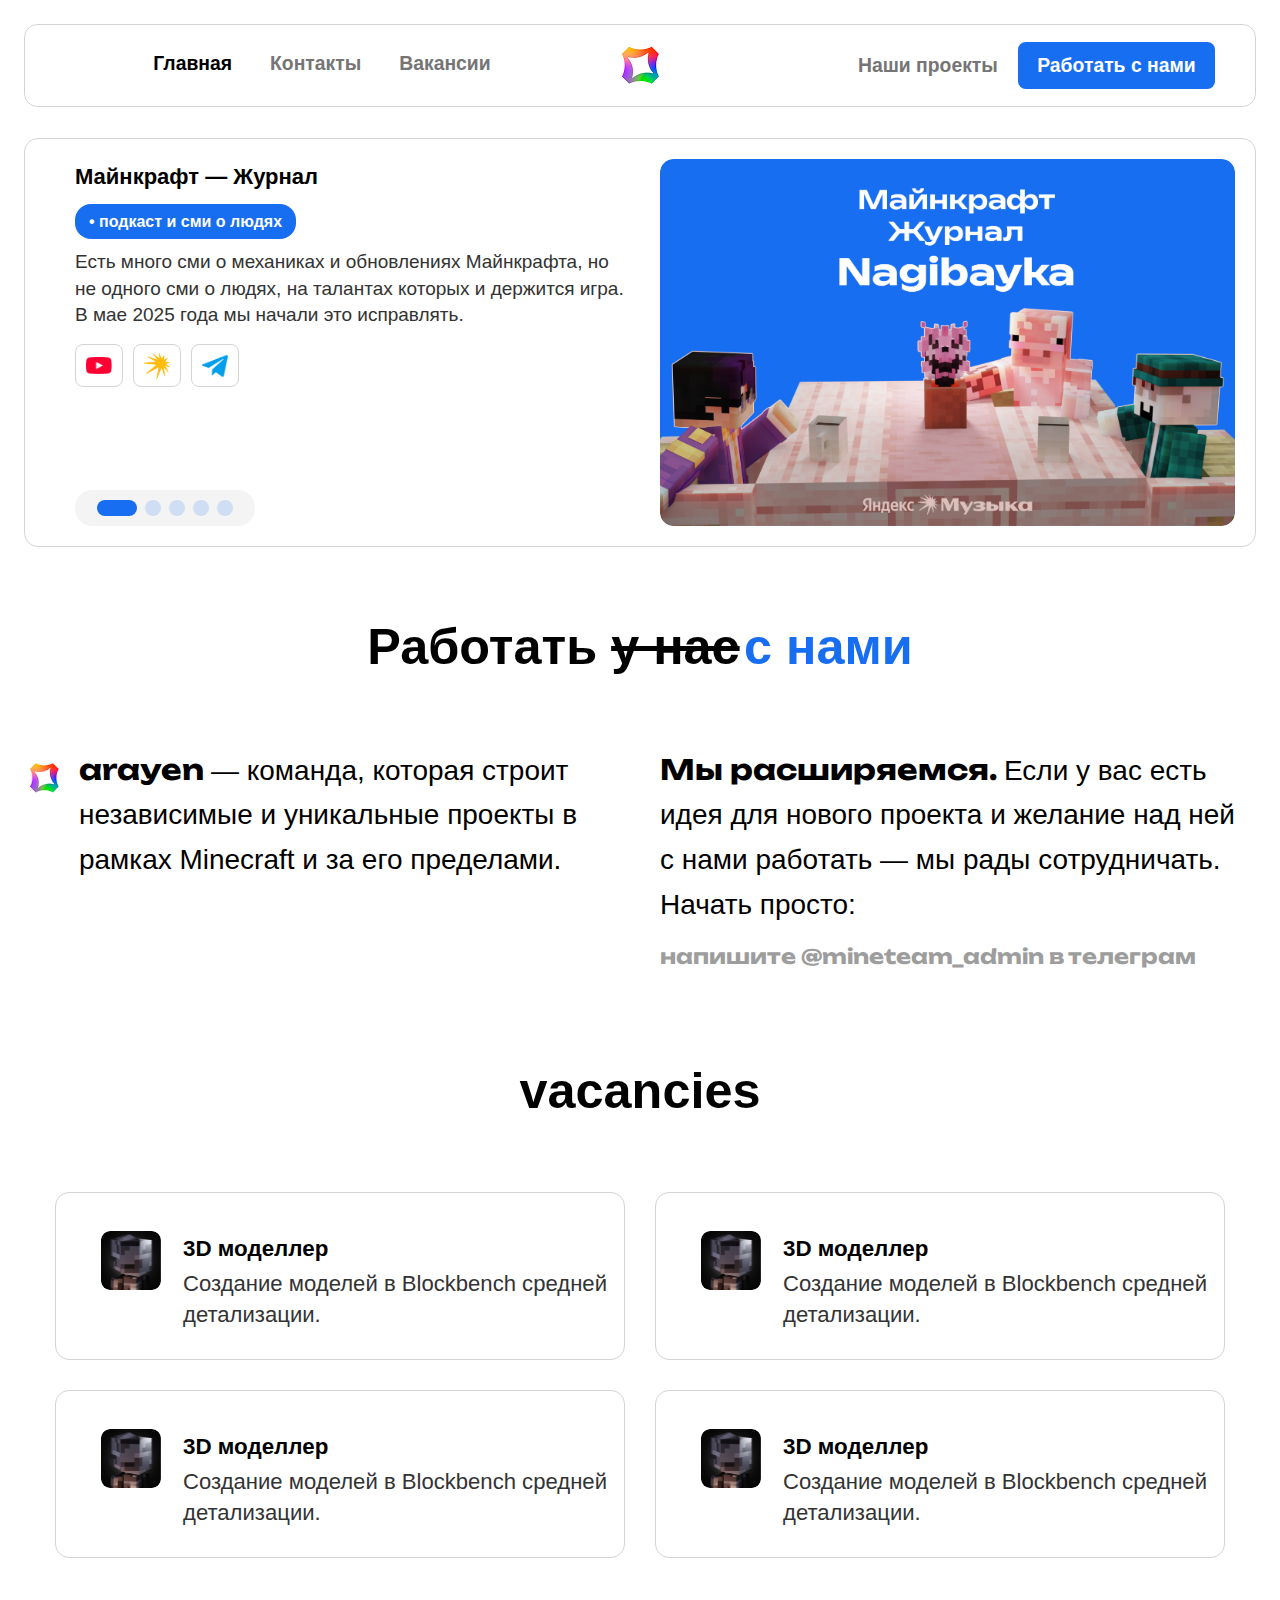
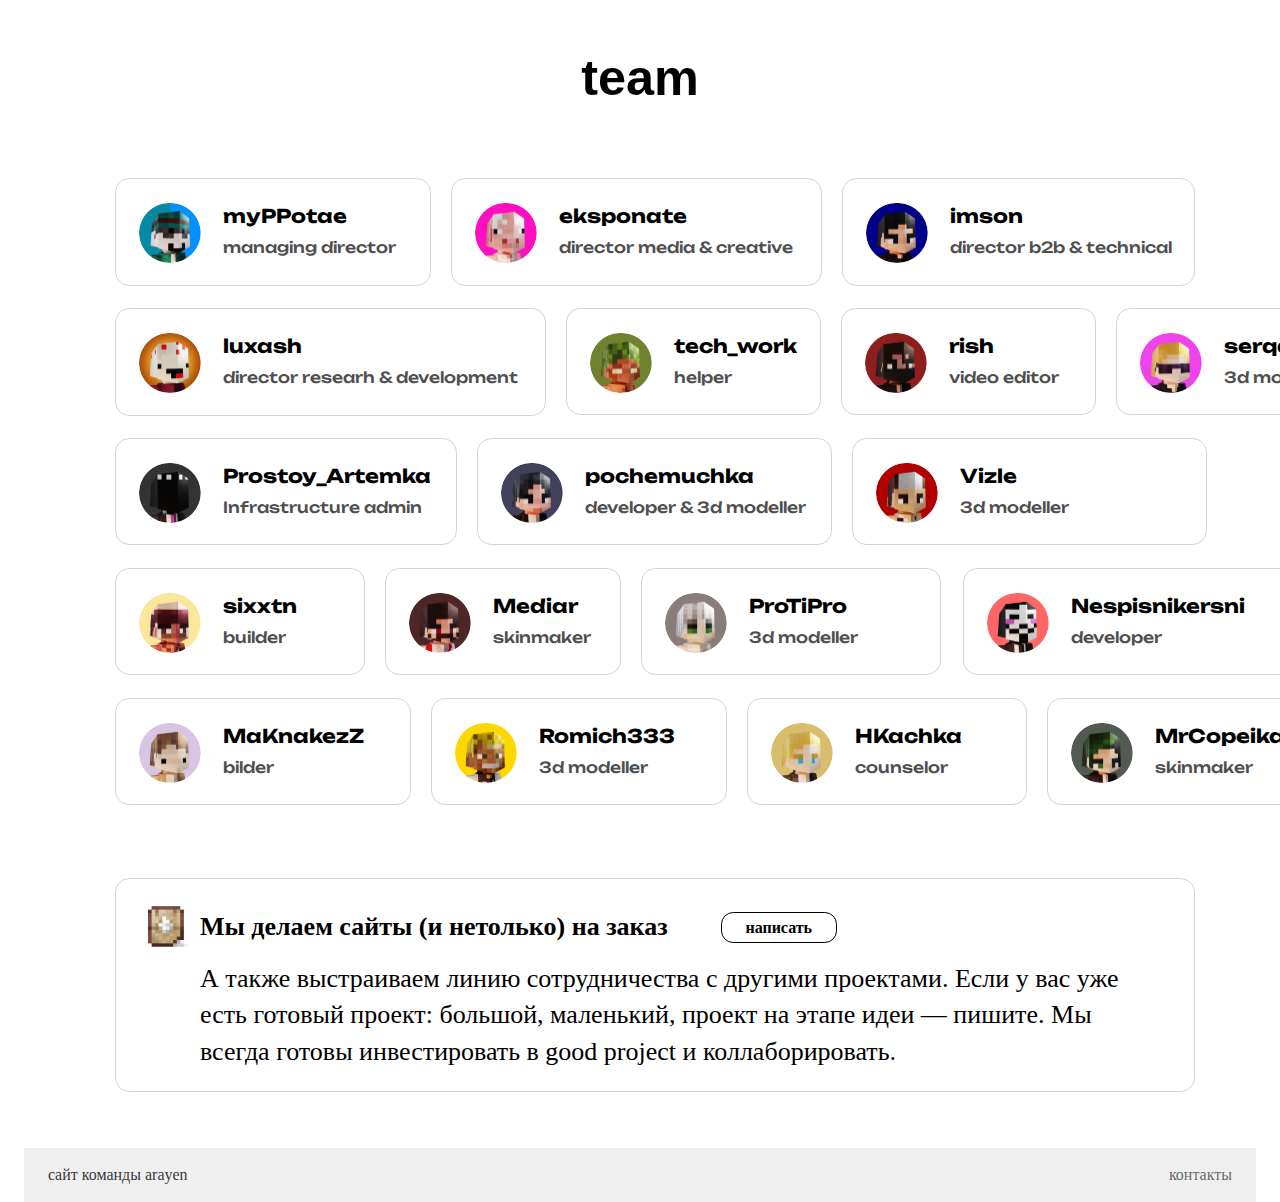
<file: index.html>
<!DOCTYPE html>
<html lang="ru">
<head>
<meta charset="UTF-8">
<meta name="viewport" content="width=device-width, initial-scale=1.0">
<title>Майнкрафт Журнал Nagibayka</title>
<link rel="preconnect" href="https://fonts.googleapis.com">
<link rel="preconnect" href="https://fonts.gstatic.com" crossorigin>
<link href="https://fonts.googleapis.com/css2?family=Unbounded:wght@400;500;600;700&display=swap" rel="stylesheet">
<style>
* {
	margin: 0;
	padding: 0;
	box-sizing: border-box;
}
body {
	font-family: 'SF Pro Display', -apple-system, BlinkMacSystemFont, 'Segoe UI', 'Roboto', sans-serif;
	background: #FFFFFF;
	color: #000000;
	line-height: 1.6;
	overflow-x: hidden;
}
.App {
	max-width: 1440px;
	margin: 0 auto;
	padding: 0 24px;
	position: relative;
	width: 100%;
}
.header {
	display: flex;
	justify-content: space-between;
	align-items: center;
	border: 1px solid rgba(0, 0, 0, 0.17);
	border-radius: 13.5px;
	padding: 15px 20px;
	margin: 24px 0;
	flex-wrap: nowrap;
	gap: 15px;
}
.nav-bar {
	display: flex;
	gap: 20px;
	align-items: center;
	flex-wrap: nowrap;
	flex: 1;
	justify-content: flex-start;
	overflow-x: auto;
	padding-bottom: 5px;
}
.nav-bar::-webkit-scrollbar {
	display: none;
}
.nav-link {
	font-family: 'SF Pro Display', -apple-system, BlinkMacSystemFont, 'Segoe UI', 'Roboto', sans-serif;
	font-weight: 700;
	font-size: 16px;
	line-height: 23px;
	color: #757575;
	text-decoration: none;
	transition: color 0.3s ease;
	cursor: pointer;
	white-space: nowrap;
	flex-shrink: 0;
}
.nav-link.active {
	color: #000000;
}
.nav-link:hover {
	color: #000000;
}
.logo {
	width: 52px;
	height: 51px;
	border-radius: 16.5px;
	overflow: hidden;
	flex-shrink: 0;
	margin: 0 10px;
}
.logo img {
	width: 100%;
	height: 100%;
	object-fit: cover;
	border-radius: 16.5px;
}
.header-right {
	display: flex;
	align-items: center;
	gap: 15px;
	flex-wrap: nowrap;
	justify-content: flex-end;
	flex: 1;
}
.projects-link {
	font-family: 'SF Pro Display', -apple-system, BlinkMacSystemFont, 'Segoe UI', 'Roboto', sans-serif;
	font-weight: 700;
	font-size: 16px;
	line-height: 23px;
	color: #757575;
	text-decoration: none;
	transition: color 0.3s ease;
	white-space: nowrap;
	flex-shrink: 0;
}
.projects-link:hover {
	color: #000000;
}
.work-button {
	font-family: 'SF Pro Display', -apple-system, BlinkMacSystemFont, 'Segoe UI', 'Roboto', sans-serif;
	background: #176EF1;
	border-radius: 7.74px;
	padding: 10px 16px;
	font-weight: 700;
	font-size: 16px;
	line-height: 23px;
	color: #FFFFFF;
	border: none;
	cursor: pointer;
	transition: all 0.3s ease;
	white-space: nowrap;
	flex-shrink: 0;
}
.work-button:hover {
	background: #1461d8;
	transform: translateY(-2px);
	box-shadow: 0 4px 12px rgba(23, 110, 241, 0.3);
}
.hero-section {
	margin: 20px 0;
}
.hero-content {
	display: flex;
	flex-direction: column;
	gap: 25px;
	padding: 20px;
	border: 1px solid #D4D4D4;
	border-radius: 14px;
	align-items: stretch;
	min-height: auto;
	transition: all 0.5s ease;
	width: 100%;
}
.hero-text {
	flex: 1;
	padding-left: 0;
	display: flex;
	flex-direction: column;
	justify-content: space-between;
	gap: 20px;
}
.text-content {
	flex: 1;
}
.hero-title {
	color: black;
	font-size: 20px;
	font-family: 'SF Pro Display', -apple-system, BlinkMacSystemFont, 'Segoe UI', 'Roboto', sans-serif;
	font-weight: 700;
	word-wrap: break-word;
	margin-bottom: 10px;
	margin-left: 0;
}
.hero-badge {
	display: inline-block;
	background: #176EF1;
	border-radius: 16px;
	padding: 5px 12px;
	font-family: 'SF Pro Display', -apple-system, BlinkMacSystemFont, 'Segoe UI', 'Roboto', sans-serif;
	font-weight: 600;
	font-size: 14px;
	color: #FFFFFF;
	margin-bottom: 10px;
	margin-left: 0;
}
.hero-badge-purple {
	display: inline-block;
	background: #D017F1;
	border-radius: 16px;
	padding: 5px 12px;
	font-family: 'SF Pro Display', -apple-system, BlinkMacSystemFont, 'Segoe UI', 'Roboto', sans-serif;
	font-weight: 600;
	font-size: 14px;
	color: #FFFFFF;
	margin-bottom: 10px;
	margin-left: 0;
}
.hero-badge-red {
	display: inline-block;
	background: #F02751;
	border-radius: 16px;
	padding: 5px 12px;
	font-family: 'SF Pro Display', -apple-system, BlinkMacSystemFont, 'Segoe UI', 'Roboto', sans-serif;
	font-weight: 600;
	font-size: 14px;
	color: #FFFFFF;
	margin-bottom: 10px;
	margin-left: 0;
}
.hero-badge-orange {
	display: inline-block;
	background: #8C4A2F;
	border-radius: 16px;
	padding: 5px 12px;
	font-family: 'SF Pro Display', -apple-system, BlinkMacSystemFont, 'Segoe UI', 'Roboto', sans-serif;
	font-weight: 600;
	font-size: 14px;
	color: #FFFFFF;
	margin-bottom: 10px;
	margin-left: 0;
}
.hero-badge-beige {
	display: inline-block;
	background: #B9A58A;
	border-radius: 16px;
	padding: 5px 12px;
	font-family: 'SF Pro Display', -apple-system, BlinkMacSystemFont, 'Segoe UI', 'Roboto', sans-serif;
	font-weight: 600;
	font-size: 14px;
	color: #FFFFFF;
	margin-bottom: 10px;
	margin-left: 0;
}
.hero-description {
	font-family: 'SF Pro Display', -apple-system, BlinkMacSystemFont, 'Segoe UI', 'Roboto', sans-serif;
	font-weight: 500;
	font-size: 16px;
	line-height: 1.4;
	color: #333333;
	margin-bottom: 15px;
	margin-left: 0;
}
.image-blocks {
	display: flex;
	gap: 10px;
	margin-left: 0;
	margin-bottom: 15px;
	flex-wrap: wrap;
}
.image-block {
	width: 44px;
	height: 40px;
	background: #FFFFFF;
	border-radius: 8px;
	display: flex;
	align-items: center;
	justify-content: center;
	border: 0.71px solid #D4D4D4;
	transition: all 0.3s ease;
	cursor: pointer;
	position: relative;
	flex-shrink: 0;
}
.image-block:hover {
	border-color: #176EF1;
	transform: translateY(-2px);
	box-shadow: 0 4px 12px rgba(23, 110, 241, 0.2);
}
.image-block.active {
	border-color: #176EF1 !important;
	background: rgba(23, 110, 241, 0.1) !important;
	transform: translateY(-2px);
}
.image-block img {
	width: 22px;
	height: 22px;
	object-fit: contain;
}
.dots-container {
	background: #F4F4F4;
	border-radius: 18px;
	width: 180px;
	height: 36px;
	display: flex;
	align-items: center;
	justify-content: center;
	margin-left: 0;
	border: none;
	position: relative;
	margin-top: 10px;
}
.slider-dots-custom {
	display: flex;
	gap: 8px;
	align-items: center;
	justify-content: center;
	width: 100%;
	height: 100%;
	position: relative;
}
.dots-background {
	position: absolute;
	background: #F4F4F4;
	border-radius: 18px;
	width: 100%;
	height: 100%;
	z-index: 0;
}
.custom-dot {
	width: 16px;
	height: 16px;
	border-radius: 50%;
	cursor: pointer;
	transition: all 0.3s ease;
	flex-shrink: 0;
	position: relative;
	z-index: 1;
}
.custom-dot:hover {
	opacity: 0.7;
	transform: scale(1.1);
}
.custom-dot.active {
	width: 40px;
	height: 16px;
	border-radius: 8px;
	opacity: 1;
}
.hero-image {
	flex: 1;
	position: relative;
	display: flex;
	align-items: center;
	justify-content: center;
	height: 250px;
	width: 100%;
	min-height: 250px;
}
.video-preview {
	background: #f5f5f5;
	border-radius: 13.35px;
	width: 100%;
	height: 100%;
	position: relative;
	overflow: hidden;
	display: flex;
	align-items: center;
	justify-content: center;
}
.video-image {
	width: 100%;
	height: 100%;
	object-fit: cover;
	border-radius: 13.35px;
}
.work-section {
	margin: 40px 0;
}
.work-title-container {
	width: 100%;
	max-width: 619px;
	margin: 0 auto 40px auto;
	text-align: center;
	padding: 0 15px;
}
.work-title-text {
	font-family: 'SF Pro Display', -apple-system, BlinkMacSystemFont, 'Segoe UI', 'Roboto', sans-serif;
	font-weight: 700;
	font-size: 32px;
	color: #000000;
	display: inline;
}
.work-title-strikethrough {
	font-family: 'SF Pro Display', -apple-system, BlinkMacSystemFont, 'Segoe UI', 'Roboto', sans-serif;
	font-weight: 700;
	font-size: 32px;
	color: #000000;
	text-decoration: line-through;
	display: inline;
}
.work-title-highlight {
	font-family: 'SF Pro Display', -apple-system, BlinkMacSystemFont, 'Segoe UI', 'Roboto', sans-serif;
	font-weight: 700;
	font-size: 32px;
	color: #176EF1;
	display: inline;
}
.work-content {
	display: grid;
	grid-template-columns: 1fr;
	gap: 30px;
	width: 100%;
}
.work-item {
	display: flex;
	flex-direction: column;
	width: 100%;
}
.work-item-first {
	display: flex;
	align-items: flex-start;
	position: relative;
	margin-bottom: 30px;
	width: 100%;
}
.work-icon {
	position: relative;
	flex-shrink: 0;
	margin-right: 15px;
	transform: translate(0, 0);
}
.work-icon-positioned {
	margin-top: 10px;
	margin-left: 0;
	margin-right: 15px;
}
.work-icon img {
	width: 40px;
	height: 40px;
	border-radius: 9px;
	object-fit: cover;
}
.arayen-text {
	width: 100%;
	height: auto;
	min-height: auto;
	position: relative;
	padding-left: 0;
}
.unbounded-text {
	font-family: 'Unbounded', sans-serif;
	font-weight: 700;
	font-size: 22px;
	color: #000000;
}
.sf-pro-text {
	font-family: 'SF Pro Display', -apple-system, BlinkMacSystemFont, 'Segoe UI', 'Roboto', sans-serif;
	font-weight: 500;
	font-size: 22px;
	color: #000000;
	display: inline;
}
.expansion-text {
	width: 100%;
	height: auto;
}
.expansion-unbounded {
	font-family: 'Unbounded', sans-serif;
	font-weight: 700;
	font-size: 22px;
	color: #000000;
}
.expansion-sf-pro {
	font-family: 'SF Pro Display', -apple-system, BlinkMacSystemFont, 'Segoe UI', 'Roboto', sans-serif;
	font-weight: 500;
	font-size: 22px;
	color: #000000;
	display: inline;
}
.contact-container {
	width: 100%;
	height: auto;
	color: #9D9D9D;
	font-size: 18px;
	font-family: 'Unbounded', sans-serif;
	font-weight: 700;
	word-wrap: break-word;
	margin-top: 15px;
	line-height: 1.4;
}
.work-text p {
	font-family: 'SF Pro Display', -apple-system, BlinkMacSystemFont, 'Segoe UI', 'Roboto', sans-serif;
	font-weight: 700;
	font-size: 18px;
	line-height: 25px;
	color: #9D9D9D;
}
.vacancies-section {
	margin: 60px 0;
}
.vacancies-title {
	color: black;
	font-size: 32px;
	font-family: 'SF Pro Display', -apple-system, BlinkMacSystemFont, 'Segoe UI', 'Roboto', sans-serif;
	font-weight: 700;
	word-wrap: break-word;
	text-align: center;
	margin-bottom: 40px;
	padding: 0 15px;
}
.vacancies-grid {
	display: grid;
	grid-template-columns: 1fr;
	gap: 20px;
	max-width: 1200px;
	margin: 0 auto;
	width: 100%;
	padding: 0 15px;
}
.vacancy-card {
	width: 100%;
	height: auto;
	min-height: 140px;
	position: relative;
	overflow: hidden;
	border-radius: 14px;
	outline: 1px #D4D4D4 solid;
	outline-offset: -1px;
	transition: all 0.3s ease;
	padding: 20px;
	padding-left: 90px;
}
.vacancy-card:hover {
	outline-color: #176EF1;
	box-shadow: 0 4px 20px rgba(23, 110, 241, 0.1);
	transform: translateY(-5px);
}
.vacancy-title {
	position: relative;
	left: auto;
	top: auto;
	color: black;
	font-size: 20px;
	font-family: 'SF Pro Display', -apple-system, BlinkMacSystemFont, 'Segoe UI', 'Roboto', sans-serif;
	font-weight: 700;
	word-wrap: break-word;
	margin-bottom: 10px;
	display: block;
}
.vacancy-description {
	width: 100%;
	position: relative;
	left: auto;
	top: auto;
	color: #333333;
	font-size: 18px;
	font-family: 'SF Pro Display', -apple-system, BlinkMacSystemFont, 'Segoe UI', 'Roboto', sans-serif;
	font-weight: 500;
	word-wrap: break-word;
	line-height: 1.4;
}
.vacancy-icon-img {
	width: 50px;
	height: 50px;
	position: absolute;
	left: 20px;
	top: 50%;
	transform: translateY(-50%);
	border-radius: 9.07px;
	object-fit: cover;
}
.team-section {
	margin: 60px 0 40px 0; /* Уменьшил нижний отступ для футера */
	position: relative;
	width: 100%;
}
.team-title {
	color: black;
	font-size: 32px;
	font-family: 'SF Pro Display', -apple-system, BlinkMacSystemFont, 'Segoe UI', 'Roboto', sans-serif;
	font-weight: 700;
	word-wrap: break-word;
	text-align: center;
	margin-bottom: 40px;
	padding: 0 15px;
}
.team-card-container {
	position: relative;
	max-width: 1440px;
	margin: 0 auto;
	padding: 0 15px;
	height: auto;
	width: 100%;
	display: block;
}
.team-card {
	background: #FFFFFF;
	border: 1.02079px solid #D4D4D4;
	border-radius: 14.2911px;
	position: absolute;
	box-sizing: border-box;
	display: none;
}
.team-name {
	position: absolute;
	font-family: 'Unbounded', sans-serif;
	font-style: normal;
	font-weight: 700;
	font-size: 18.856px;
	line-height: 23px;
	color: #000000;
}
.team-role {
	position: absolute;
	font-family: 'Unbounded', sans-serif;
	font-style: normal;
	font-weight: 500;
	font-size: 15.3115px;
	line-height: 19px;
	color: #4F4F4F;
}
.team-avatar {
	position: absolute;
	width: 61.63px;
	height: 60.23px;
	border-radius: 30.6238px;
	object-fit: cover;
}
/* Мобильная версия команды */
.team-cards-mobile {
	display: grid;
	grid-template-columns: 1fr;
	gap: 15px;
	width: 100%;
}
.team-card-mobile {
	background: #FFFFFF;
	border: 1.02079px solid #D4D4D4;
	border-radius: 14.2911px;
	padding: 15px;
	padding-left: 80px;
	min-height: 100px;
	position: relative;
}
.team-avatar-mobile {
	position: absolute;
	width: 50px;
	height: 50px;
	border-radius: 25px;
	object-fit: cover;
	left: 15px;
	top: 50%;
	transform: translateY(-50%);
}
.team-name-mobile {
	font-family: 'Unbounded', sans-serif;
	font-weight: 700;
	font-size: 18px;
	line-height: 23px;
	color: #000000;
	margin-bottom: 5px;
}
.team-role-mobile {
	font-family: 'Unbounded', sans-serif;
	font-weight: 500;
	font-size: 14px;
	line-height: 19px;
	color: #4F4F4F;
}
.large-team-card {
	background: #FFFFFF;
	border: 1.02079px solid #D4D4D4;
	border-radius: 14.2911px;
	position: relative;
	padding: 20px;
	margin-top: 40px;
	min-height: 200px;
	width: 100%;
}
.large-team-card-content {
	position: relative;
	width: 100%;
}
.large-team-card-icon {
	position: absolute;
	width: 40px;
	height: 40px;
	left: 20px;
	top: 20px;
}
.large-team-card-icon img {
	width: 100%;
	height: 100%;
	object-fit: cover;
}
.large-team-card-title {
	font-family: 'SF Pro Display';
	font-weight: 700;
	font-size: 20px;
	line-height: 1.2;
	color: #000000;
	margin-bottom: 10px;
	margin-left: 60px;
	margin-right: 20px;
}
.large-team-card-description {
	font-family: 'SF Pro Display';
	font-weight: 500;
	font-size: 16px;
	line-height: 1.4;
	color: #000000;
	margin-bottom: 15px;
	margin-left: 60px;
	margin-right: 20px;
}
.large-team-card-button {
	width: 120px;
	height: 35px;
	border: 0.875px solid #000000;
	border-radius: 12.25px;
	display: flex;
	justify-content: center;
	align-items: center;
	padding: 5px 10px;
	cursor: pointer;
	transition: all 0.3s ease;
	margin-top: 10px;
	margin-left: 60px;
}
.large-team-card-button:hover {
	background: #f0f0f0;
}
.large-team-card-button-text {
	font-family: 'SF Pro Display';
	font-weight: 600;
	font-size: 16px;
	line-height: 27px;
	color: #000000;
}
/* Обновленные стили для футера */
.footer-wrapper {
	width: 100%;
	position: relative;
	margin-top: 20px; /* Уменьшил отступ сверху */
}

.footer {
	width: 100%;
	height: auto;
	min-height: 52px;
	background: #EFEFEF;
	display: flex;
	justify-content: center;
	align-items: center;
	position: relative;
	padding: 15px 0;
}

.footer-content {
	max-width: 1440px;
	width: 100%;
	padding: 0 24px;
	display: flex;
	flex-direction: column;
	justify-content: center;
	align-items: center;
	gap: 10px;
	text-align: center;
}

.footer-text {
	font-family: 'SF Pro Display';
	font-style: normal;
	font-weight: 500;
	font-size: 16px;
	line-height: 24px;
}

.footer-website {
	color: rgba(0, 0, 0, 0.8);
}

.footer-contacts {
	color: rgba(0, 0, 0, 0.6);
}

/* Медиа-запросы для планшетов */
@media (min-width: 768px) {
	.header {
		padding: 15px 30px;
		flex-wrap: nowrap;
	}
	.nav-bar {
		gap: 30px;
		justify-content: center;
		overflow-x: visible;
	}
	.nav-link {
		font-size: 18px;
	}
	.logo {
		margin: 0 20px;
	}
	.header-right {
		gap: 20px;
		justify-content: flex-end;
	}
	.projects-link {
		font-size: 18px;
	}
	.work-button {
		font-size: 18px;
		padding: 11px 18px;
	}
	.hero-content {
		flex-direction: row;
		min-height: 350px;
	}
	.hero-text {
		padding-left: 15px;
	}
	.hero-title {
		font-size: 22px;
		margin-left: 15px;
	}
	.hero-badge, .hero-badge-purple, .hero-badge-red, .hero-badge-orange, .hero-badge-beige {
		margin-left: 15px;
		font-size: 15px;
	}
	.hero-description {
		font-size: 18px;
		margin-left: 15px;
	}
	.image-blocks {
		margin-left: 15px;
	}
	.dots-container {
		margin-left: 15px;
	}
	.hero-image {
		height: 320px;
		min-height: 320px;
	}
	.work-title-text, .work-title-strikethrough, .work-title-highlight {
		font-size: 42px;
	}
	.work-content {
		grid-template-columns: 1fr 1fr;
		gap: 40px;
	}
	.vacancies-grid {
		grid-template-columns: repeat(2, 1fr);
		gap: 25px;
	}
	.vacancy-card {
		padding-left: 100px;
		height: 150px;
	}
	.vacancy-icon-img {
		width: 55px;
		height: 55px;
	}
	.team-cards-mobile {
		grid-template-columns: repeat(2, 1fr);
	}
	.large-team-card {
		margin-top: 50px;
	}
	.large-team-card-title {
		font-size: 22px;
		margin-left: 70px;
	}
	.large-team-card-description {
		font-size: 18px;
		margin-left: 70px;
	}
	.large-team-card-button {
		margin-left: 70px;
	}
	.footer-content {
		flex-direction: row;
		justify-content: space-between;
		text-align: left;
	}
}

/* Медиа-запросы для десктопов */
@media (min-width: 1024px) {
	.header {
		padding: 15px 40px;
	}
	.nav-bar {
		gap: 38px;
	}
	.nav-link {
		font-size: 19.35px;
	}
	.projects-link {
		font-size: 19.35px;
	}
	.work-button {
		font-size: 19.35px;
		padding: 11.6px 19.35px;
	}
	.hero-section {
		margin: 30.5px 0;
	}
	.hero-content {
		min-height: 400px;
	}
	.hero-title {
		font-size: 22px;
	}
	.hero-badge, .hero-badge-purple, .hero-badge-red, .hero-badge-orange, .hero-badge-beige {
		font-size: 16px;
		padding: 5px 14px;
	}
	.hero-description {
		font-size: 19px;
	}
	.image-block {
		width: 48px;
		height: 43px;
	}
	.image-block img {
		width: 26px;
		height: 26px;
	}
	.hero-image {
		height: 367.5px;
		min-height: 367.5px;
	}
	.work-title-text, .work-title-strikethrough, .work-title-highlight {
		font-size: 50.38px;
	}
	.work-section {
		margin: 60px 0;
	}
	.work-title-container {
		margin-bottom: 60px;
	}
	.unbounded-text, .sf-pro-text, .expansion-unbounded, .expansion-sf-pro {
		font-size: 27.98px;
	}
	.contact-container {
		font-size: 20.46px;
	}
	.vacancies-section {
		margin: 80px 0;
	}
	.vacancies-title {
		font-size: 50.38px;
		margin-bottom: 60px;
	}
	.vacancies-grid {
		gap: 30px;
	}
	.vacancy-card {
		width: 100%;
		height: 168px;
		padding-left: 128px;
	}
	.vacancy-title {
		font-size: 22.39px;
		position: absolute;
		left: 128px;
		top: 39px;
	}
	.vacancy-description {
		font-size: 22.10px;
		position: absolute;
		left: 128px;
		top: 77px;
		width: calc(100% - 140px);
	}
	.vacancy-icon-img {
		width: 60.37px;
		height: 59px;
		left: 46px;
		top: 39px;
		transform: none;
	}
	.team-section {
		margin: 80px 0 60px 0; /* Уменьшил нижний отступ для десктопа */
		position: relative;
	}
	.team-title {
		font-size: 50.38px;
		margin-bottom: 60px;
	}
	.team-card-container {
		height: 650px;
		padding: 0 24px;
		position: relative;
		margin-bottom: 320px; /* Уменьшил отступ снизу */
	}
	.team-cards-mobile {
		display: none;
	}
	.team-card {
		display: block;
	}
	.team-card:nth-child(1) { width: 316.45px; height: 107.18px; left: 91px; top: 0; }
	.team-card:nth-child(2) { width: 371.57px; height: 107.18px; left: 426.84px; top: 0; }
	.team-card:nth-child(3) { width: 353.19px; height: 107.18px; left: 817.8px; top: 0; }
	.team-card:nth-child(4) { width: 430.65px; height: 107.10px; left: 91px; top: 130px; }
	.team-card:nth-child(5) { width: 255px; height: 107px; left: 542px; top: 130px; }
	.team-card:nth-child(6) { width: 255px; height: 107px; left: 817px; top: 130px; }
	.team-card:nth-child(7) { width: 255px; height: 107px; left: 1092px; top: 130px; }
	.team-card:nth-child(8) { width: 342px; height: 107px; left: 91px; top: 260px; }
	.team-card:nth-child(9) { width: 355px; height: 107px; left: 453px; top: 260px; }
	.team-card:nth-child(10) { width: 355px; height: 107px; left: 828px; top: 260px; }
	.team-card:nth-child(11) { width: 250px; height: 107px; left: 91px; top: 390px; }
	.team-card:nth-child(12) { width: 236px; height: 107px; left: 361px; top: 390px; }
	.team-card:nth-child(13) { width: 300px; height: 107px; left: 617px; top: 390px; }
	.team-card:nth-child(14) { width: 355px; height: 107px; left: 939px; top: 390px; }
	.team-card:nth-child(15) { width: 296px; height: 107px; left: 91px; top: 520px; }
	.team-card:nth-child(16) { width: 296px; height: 107px; left: 407px; top: 520px; }
	.team-card:nth-child(17) { width: 280px; height: 107px; left: 723px; top: 520px; }
	.team-card:nth-child(18) { width: 307px; height: 107px; left: 1023px; top: 520px; }
	
	.team-name {
		position: absolute !important;
		left: 107.18px !important;
		top: 25.96px !important;
	}
	.team-role {
		position: absolute !important;
		left: 107.18px !important;
		top: 58.53px !important;
	}
	.team-avatar {
		width: 61.63px;
		height: 60.23px;
		left: 23.48px !important;
		top: 23.48px !important;
	}
	.large-team-card {
		position: absolute;
		width: 1080px;
		height: 214px;
		left: 91px;
		top: 840px; /* Поднял выше, чтобы был ближе к карточкам команды */
		padding: 0;
		margin-top: 0;
		z-index: 10;
	}
	.large-team-card-content {
		position: absolute;
		width: 100%;
		height: 100%;
	}
	.large-team-card-icon {
		position: absolute;
		width: 43px;
		height: 43px;
		left: 30px;
		top: 26px;
	}
	.large-team-card-title {
		position: absolute;
		width: 494px;
		height: 31px;
		left: calc(50% - 494px/2 - 208px);
		top: 32px;
		font-size: 26px;
		margin: 0;
	}
	.large-team-card-description {
		position: absolute;
		width: 953px;
		height: 93px;
		left: calc(50% - 953px/2 + 21.5px);
		top: 82px;
		font-size: 26px;
		margin: 0;
	}
	.large-team-card-button {
		position: absolute;
		width: 115.5px;
		height: 31.38px;
		left: 605px;
		top: 33px;
		margin: 0;
	}
}
</style>
</head>
<body>
<div class="App">
<header class="header">
	<nav class="nav-bar">
		<a href="#" class="nav-link active">Главная</a>
		<a href="#" class="nav-link" id="contacts-link">Контакты</a>
		<a href="#" class="nav-link" id="vacancies-link">Вакансии</a>
	</nav>
	<div class="logo">
		<img src="logo.png">
	</div>
	<div class="header-right">
		<a href="#" class="projects-link">Наши проекты</a>
		<button class="work-button" id="work-with-us-button">Работать с нами</button>
	</div>
</header>

<section class="hero-section">
	<div class="hero-content" id="hero-slider">
	</div>
</section>

<section class="work-section">
	<div class="work-title-container" id="work-with-us-title">
		<span class="work-title-text">Работать </span>
		<span class="work-title-strikethrough">у нас</span>
		<span class="work-title-text"> </span>
		<span class="work-title-highlight">с нами</span>
	</div>
	<div class="work-content">
		<div class="work-item">
			<div class="work-item-first">
				<div class="work-icon work-icon-positioned">
					<img src="logo.png">
				</div>
				<div class="work-text">
					<div class="arayen-text">
						<span class="unbounded-text">arayen </span>
						<span class="sf-pro-text">— команда, которая строит независимые и уникальные проекты в рамках Minecraft и за его пределами.</span>
					</div>
				</div>
			</div>
		</div>
		<div class="work-item">
			<div class="work-text">
				<div class="expansion-text">
					<span class="expansion-unbounded">Мы расширяемся. </span>
					<span class="expansion-sf-pro">Если у вас есть идея для нового проекта и желание над ней с нами работать — мы рады сотрудничать. Начать просто:</span>
				</div>
				<div class="contact-container" id="contact-telegram">напишите @mineteam_admin в телеграм</div>
			</div>
		</div>
	</div>
</section>

<section class="vacancies-section" id="vacancies-section">
	<div class="vacancies-title">vacancies</div>
	<div class="vacancies-grid">
		<div class="vacancy-card">
			<div class="vacancy-title">3D моделлер</div>
			<div class="vacancy-description">Создание моделей в Blockbench средней детализации.</div>
			<img class="vacancy-icon-img" src="fq.png" alt="Иконка">
		</div>
		<div class="vacancy-card">
			<div class="vacancy-title">3D моделлер</div>
			<div class="vacancy-description">Создание моделей в Blockbench средней детализации.</div>
			<img class="vacancy-icon-img" src="fq.png" alt="Иконка">
		</div>
		<div class="vacancy-card">
			<div class="vacancy-title">3D моделлер</div>
			<div class="vacancy-description">Создание моделей в Blockbench средней детализации.</div>
			<img class="vacancy-icon-img" src="fq.png" alt="Иконка">
		</div>
		<div class="vacancy-card">
			<div class="vacancy-title">3D моделлер</div>
			<div class="vacancy-description">Создание моделей в Blockbench средней детализации.</div>
			<img class="vacancy-icon-img" src="fq.png" alt="Иконка">
		</div>
	</div>
</section>

<section class="team-section">
	<div class="team-title">team</div>
	<div class="team-card-container">
		<!-- Десктопная версия (скрыта на мобильных) -->
		<div class="team-card">
			<div class="team-name">myPPotae</div>
			<div class="team-role">managing director</div>
			<img class="team-avatar" src="myPPotae.png">
		</div>
		<div class="team-card">
			<div class="team-name">eksponate</div>
			<div class="team-role">director media & creative</div>
			<img class="team-avatar" src="eksponate.png">
		</div>
		<div class="team-card">
			<div class="team-name">imson</div>
			<div class="team-role">director b2b & technical</div>
			<img class="team-avatar" src="imson.png">
		</div>
		<div class="team-card">
			<div class="team-name">luxash</div>
			<div class="team-role">director researh & development</div>
			<img class="team-avatar" src="luxash.png">
		</div>
		<div class="team-card">
			<div class="team-name">tech_work</div>
			<div class="team-role">helper</div>
			<img class="team-avatar" src="tech_work.png">
		</div>
		<div class="team-card">
			<div class="team-name">rish</div>
			<div class="team-role">video editor</div>
			<img class="team-avatar" src="rish.png">
		</div>
		<div class="team-card">
			<div class="team-name">serqay</div>
			<div class="team-role">3d modeller</div>
			<img class="team-avatar" src="serqay.png">
		</div>
		<div class="team-card">
			<div class="team-name">Prostoy_Artemka</div>
			<div class="team-role">Infrastructure admin</div>
			<img class="team-avatar" src="Prostoy_Artemka.png">
		</div>
		<div class="team-card">
			<div class="team-name">pochemuchka</div>
			<div class="team-role">developer & 3d modeller</div>
			<img class="team-avatar" src="pochemuchka.png">
		</div>
		<div class="team-card">
			<div class="team-name">Vizle</div>
			<div class="team-role">3d modeller</div>
			<img class="team-avatar" src="Vizle.png">
		</div>
		<div class="team-card">
			<div class="team-name">sixxtn</div>
			<div class="team-role">builder</div>
			<img class="team-avatar" src="sixxtn.png">
		</div>
		<div class="team-card">
			<div class="team-name">Mediar</div>
			<div class="team-role">skinmaker</div>
			<img class="team-avatar" src="Mediar.png">
		</div>
		<div class="team-card">
			<div class="team-name">ProTiPro</div>
			<div class="team-role">3d modeller</div>
			<img class="team-avatar" src="ProTiPro.png">
		</div>
		<div class="team-card">
			<div class="team-name">Nespisnikersni</div>
			<div class="team-role">developer</div>
			<img class="team-avatar" src="Nespisnikersni.png">
		</div>
		<div class="team-card">
			<div class="team-name">MaKnakezZ</div>
			<div class="team-role">bilder</div>
			<img class="team-avatar" src="MaKnakezZ.png">
		</div>
		<div class="team-card">
			<div class="team-name">Romich333</div>
			<div class="team-role">3d modeller</div>
			<img class="team-avatar" src="Romich333.png">
		</div>
		<div class="team-card">
			<div class="team-name">HKachka</div>
			<div class="team-role">counselor</div>
			<img class="team-avatar" src="HKachka.png">
		</div>
		<div class="team-card">
			<div class="team-name">MrCopeika</div>
			<div class="team-role">skinmaker</div>
			<img class="team-avatar" src="MrCopeika.png">
		</div>
	</div>
	
	<!-- Мобильная версия команды -->
	<div class="team-cards-mobile">
		<div class="team-card-mobile">
			<img class="team-avatar-mobile" src="myPPotae.png">
			<div class="team-name-mobile">myPPotae</div>
			<div class="team-role-mobile">managing director</div>
		</div>
		<div class="team-card-mobile">
			<img class="team-avatar-mobile" src="eksponate.png">
			<div class="team-name-mobile">eksponate</div>
			<div class="team-role-mobile">director media & creative</div>
		</div>
		<div class="team-card-mobile">
			<img class="team-avatar-mobile" src="imson.png">
			<div class="team-name-mobile">imson</div>
			<div class="team-role-mobile">director b2b & technical</div>
		</div>
		<div class="team-card-mobile">
			<img class="team-avatar-mobile" src="luxash.png">
			<div class="team-name-mobile">luxash</div>
			<div class="team-role-mobile">director researh & development</div>
		</div>
		<div class="team-card-mobile">
			<img class="team-avatar-mobile" src="tech_work.png">
			<div class="team-name-mobile">tech_work</div>
			<div class="team-role-mobile">helper</div>
		</div>
		<div class="team-card-mobile">
			<img class="team-avatar-mobile" src="rish.png">
			<div class="team-name-mobile">rish</div>
			<div class="team-role-mobile">video editor</div>
		</div>
		<div class="team-card-mobile">
			<img class="team-avatar-mobile" src="serqay.png">
			<div class="team-name-mobile">serqay</div>
			<div class="team-role-mobile">3d modeller</div>
		</div>
		<div class="team-card-mobile">
			<img class="team-avatar-mobile" src="Prostoy_Artemka.png">
			<div class="team-name-mobile">Prostoy_Artemka</div>
			<div class="team-role-mobile">Infrastructure admin</div>
		</div>
		<div class="team-card-mobile">
			<img class="team-avatar-mobile" src="pochemuchka.png">
			<div class="team-name-mobile">pochemuchka</div>
			<div class="team-role-mobile">developer & 3d modeller</div>
		</div>
		<div class="team-card-mobile">
			<img class="team-avatar-mobile" src="Vizle.png">
			<div class="team-name-mobile">Vizle</div>
			<div class="team-role-mobile">3d modeller</div>
		</div>
		<div class="team-card-mobile">
			<img class="team-avatar-mobile" src="sixxtn.png">
			<div class="team-name-mobile">sixxtn</div>
			<div class="team-role-mobile">builder</div>
		</div>
		<div class="team-card-mobile">
			<img class="team-avatar-mobile" src="Mediar.png">
			<div class="team-name-mobile">Mediar</div>
			<div class="team-role-mobile">skinmaker</div>
		</div>
		<div class="team-card-mobile">
			<img class="team-avatar-mobile" src="ProTiPro.png">
			<div class="team-name-mobile">ProTiPro</div>
			<div class="team-role-mobile">3d modeller</div>
		</div>
		<div class="team-card-mobile">
			<img class="team-avatar-mobile" src="Nespisnikersni.png">
			<div class="team-name-mobile">Nespisnikersni</div>
			<div class="team-role-mobile">developer</div>
		</div>
		<div class="team-card-mobile">
			<img class="team-avatar-mobile" src="MaKnakezZ.png">
			<div class="team-name-mobile">MaKnakezZ</div>
			<div class="team-role-mobile">bilder</div>
		</div>
		<div class="team-card-mobile">
			<img class="team-avatar-mobile" src="Romich333.png">
			<div class="team-name-mobile">Romich333</div>
			<div class="team-role-mobile">3d modeller</div>
		</div>
		<div class="team-card-mobile">
			<img class="team-avatar-mobile" src="HKachka.png">
			<div class="team-name-mobile">HKachka</div>
			<div class="team-role-mobile">counselor</div>
		</div>
		<div class="team-card-mobile">
			<img class="team-avatar-mobile" src="MrCopeika.png">
			<div class="team-name-mobile">MrCopeika</div>
			<div class="team-role-mobile">skinmaker</div>
		</div>
	</div>
	
	<!-- Большая карточка -->
	<div class="large-team-card">
		<div class="large-team-card-content">
			<div class="large-team-card-icon">
				<img src="solt.png" alt="Иконка"> <!-- Изменено на solt.png -->
			</div>
			<div class="large-team-card-title">
				Мы делаем сайты (и нетолько) на заказ
			</div>
			<div class="large-team-card-description">
				А также выстраиваем линию сотрудничества с другими проектами. Если у вас уже есть готовый проект: большой, маленький, проект на этапе идеи — пишите. Мы всегда готовы инвестировать в good project и коллаборировать.
			</div>
			<div class="large-team-card-button" onclick="window.open('https://t.me/mineteam_admin', '_blank');"> <!-- Изменена ссылка на @mineteam_admin -->
				<span class="large-team-card-button-text">написать</span>
			</div>
		</div>
	</div>
</section>

<!-- Обновленный футер на всю ширину -->
<div class="footer-wrapper">
	<div class="footer">
		<div class="footer-content">
			<div class="footer-text footer-website">cайт команды arayen</div>
			<div class="footer-text footer-contacts">контакты</div>
		</div>
	</div>
</div>

</div>

<script>
document.addEventListener('DOMContentLoaded', function() {
	let currentSlide = 0;
	const heroSlider = document.getElementById('hero-slider');
	let slideInterval;

	const iconsJournal = `
		<div class="image-blocks">
			<a href="https://www.youtube.com/@minejournal" target="_blank" class="image-block" data-icon="youtube">
				<img src="youtube.png" alt="YouTube">
			</a>
			<a href="https://music.yandex.ru/album/36531237" target="_blank" class="image-block" data-icon="yandex">
				<img src="yandex.png" alt="Яндекс Музыка">
			</a>
			<a href="https://t.me/mine_journal" target="_blank" class="image-block" data-icon="telegram">
				<img src="telegram.png" alt="Telegram">
			</a>
		</div>
	`;

	const iconsSkintimes = `
		<div class="image-blocks">
			<a href="https://t.me/skintimes" target="_blank" class="image-block" data-icon="telegram">
				<img src="telegram.png" alt="Telegram">
			</a>
		</div>
	`;

	const iconsEvolution = `
		<div class="image-blocks">
			<a href="https://t.me/evolution_std" target="_blank" class="image-block" data-icon="telegram">
				<img src="telegram.png" alt="Telegram">
			</a>
			<a href="https://discord.gg/dC6t2Gme" target="_blank" class="image-block" data-icon="discord">
				<img src="ds.png" alt="Discord">
			</a>
		</div>
	`;

	const iconsBuild = `
		<div class="image-blocks">
			<a href="https://t.me/bild_std" target="_blank" class="image-block" data-icon="telegram">
				<img src="telegram.png" alt="Telegram">
			</a>
		</div>
	`;

	const iconsPodushka = `
		<div class="image-blocks">
			<a href="https://t.me/holodnipodushka" target="_blank" class="image-block" data-icon="telegram">
				<img src="telegram.png" alt="Telegram">
			</a>
		</div>
	`;

	function createDots(slideIndex, activeColor) {
		let dotsHTML = '<div class="dots-background"></div>';
		for (let i = 0; i < 5; i++) {
			const isActive = (i === slideIndex);
			const opacity = isActive ? '1' : '0.4';
			const activeClass = isActive ? 'active' : '';
			const bgColor = isActive ? activeColor : activeColor + '66';
			dotsHTML += `
				<div class="custom-dot ${activeClass}" data-slide="${i}" style="background: ${bgColor}; opacity: ${opacity};"></div>
			`;
		}
		return dotsHTML;
	}

	function showFirstSlide() {
		currentSlide = 0;
		heroSlider.innerHTML = `
			<div class="hero-text">
				<div class="text-content">
					<div class="hero-title">Майнкрафт — Журнал</div>
					<span class="hero-badge">• подкаст и сми о людях</span>
					<p class="hero-description">
						Есть много сми о механиках и обновлениях Майнкрафта, но не одного сми о людях, на талантах которых и держится игра. В мае 2025 года мы начали это исправлять.
					</p>
					${iconsJournal}
				</div>
				<div class="dots-container">
					<div class="slider-dots-custom">${createDots(0, '#176EF1')}</div>
				</div>
			</div>
			<div class="hero-image">
				<div class="video-preview"><img class="video-image" src="1.png" alt="Майнкрафт Журнал"></div>
			</div>
		`;
		bindSlideEvents();
	}
	function showSecondSlide() {
		currentSlide = 1;
		heroSlider.innerHTML = `
			<div class="hero-text">
				<div class="text-content">
					<div class="hero-title">SkinTime's</div>
					<span class="hero-badge-purple">• медиа о скинах</span>
					<p class="hero-description">
						Интервью и встречи с ведущими скинмейкерами индустрии, посты об актуальных новостях и раздачах, статьи и разборы проблем скинмейкерства.
					</p>
					${iconsSkintimes}
				</div>
				<div class="dots-container">
					<div class="slider-dots-custom">${createDots(1, '#D017F1')}</div>
				</div>
			</div>
			<div class="hero-image">
				<div class="video-preview"><img class="video-image" src="2.png" alt="SkinTime's"></div>
			</div>
		`;
		bindSlideEvents();
	}
	function showThirdSlide() {
		currentSlide = 2;
		heroSlider.innerHTML = `
			<div class="hero-text">
				<div class="text-content">
					<div class="hero-title">evolution</div>
					<span class="hero-badge-red">• продакшен полного цикла</span>
					<p class="hero-description">
						Сайты, плагины, боты, модели, рендеры, скины, анимации — делаем все, что может быть полезно для ваших проектов или вас лично.
					</p>
					${iconsEvolution}
				</div>
				<div class="dots-container">
					<div class="slider-dots-custom">${createDots(2, '#F02751')}</div>
				</div>
			</div>
			<div class="hero-image">
				<div class="video-preview"><img class="video-image" src="4.png" alt="evolution"></div>
			</div>
		`;
		bindSlideEvents();
	}
	function showFourthSlide() {
		currentSlide = 3;
		heroSlider.innerHTML = `
			<div class="hero-text">
				<div class="text-content">
					<div class="hero-title">билд</div>
					<span class="hero-badge-orange">• команда билдеров</span>
					<p class="hero-description">
						Постройки любой сложности и в любых стилях на заказ.
					</p>
					${iconsBuild}
				</div>
				<div class="dots-container">
					<div class="slider-dots-custom">${createDots(3, '#8C4A2F')}</div>
				</div>
			</div>
			<div class="hero-image">
				<div class="video-preview"><img class="video-image" src="3.png" alt="билд"></div>
			</div>
		`;
		bindSlideEvents();
	}
	function showFifthSlide() {
		currentSlide = 4;
		heroSlider.innerHTML = `
			<div class="hero-text">
				<div class="text-content">
					<div class="hero-title">холодная сторона подушки</div>
					<span class="hero-badge-beige">• полу-благотворительный проект</span>
					<p class="hero-description">
						Телеграм канал с милыми пикчами с котятами, который не продает рекламу. Вместо неё — трибьют для пожертвований: половина донатов отправляется на еду бездомным котятам, а половина на еду админам.
					</p>
					${iconsPodushka}
				</div>
				<div class="dots-container">
					<div class="slider-dots-custom">${createDots(4, '#B9A58A')}</div>
				</div>
			</div>
			<div class="hero-image">
				<div class="video-preview"><img class="video-image" src="5.png" alt="холодная сторона подушки"></div>
			</div>
		`;
		bindSlideEvents();
	}

	function bindSlideEvents() {
		document.querySelectorAll('.custom-dot').forEach(dot => {
			dot.addEventListener('click', () => {
				const idx = +dot.getAttribute('data-slide');
				[showFirstSlide, showSecondSlide, showThirdSlide, showFourthSlide, showFifthSlide][idx]();
				restartAutoSlide();
			});
			dot.addEventListener('mouseenter', () => {
				if (!dot.classList.contains('active')) dot.style.opacity = '0.7';
			});
			dot.addEventListener('mouseleave', () => {
				if (!dot.classList.contains('active')) dot.style.opacity = '0.4';
			});
		});
		document.querySelectorAll('.image-block').forEach(block => {
			block.addEventListener('mouseenter', () => {
				block.style.borderColor = '#176EF1';
				block.style.transform = 'translateY(-2px)';
				block.style.boxShadow = '0 4px 12px rgba(23,110,241,0.2)';
			});
			block.addEventListener('mouseleave', () => {
				block.style.borderColor = '#D4D4D4';
				block.style.transform = 'translateY(0)';
				block.style.boxShadow = 'none';
			});
		});
	}

	function startAutoSlide() {
		slideInterval = setInterval(() => {
			if (currentSlide === 0) showSecondSlide();
			else if (currentSlide === 1) showThirdSlide();
			else if (currentSlide === 2) showFourthSlide();
			else if (currentSlide === 3) showFifthSlide();
			else showFirstSlide();
		}, 7000);
	}

	function restartAutoSlide() {
		clearInterval(slideInterval);
		startAutoSlide();
	}

	showFirstSlide();
	startAutoSlide();
	heroSlider.addEventListener('mouseenter', () => clearInterval(slideInterval));
	heroSlider.addEventListener('mouseleave', restartAutoSlide);

	function scrollToContacts() {
		const contactElement = document.getElementById('contact-telegram');
		if (contactElement) {
			contactElement.scrollIntoView({ 
				behavior: 'smooth',
				block: 'center'
			});
		}
	}

	function scrollToWorkWithUs() {
		const workTitleElement = document.getElementById('work-with-us-title');
		if (workTitleElement) {
			workTitleElement.scrollIntoView({ 
				behavior: 'smooth',
				block: 'center'
			});
		}
	}

	function scrollToVacancies() {
		const vacanciesSection = document.getElementById('vacancies-section');
		if (vacanciesSection) {
			vacanciesSection.scrollIntoView({ 
				behavior: 'smooth',
				block: 'start'
			});
		}
	}

	const contactsLink = document.getElementById('contacts-link');
	contactsLink.addEventListener('click', function(e) {
		e.preventDefault();
		scrollToContacts();
	});

	const vacanciesLink = document.getElementById('vacancies-link');
	vacanciesLink.addEventListener('click', function(e) {
		e.preventDefault();
		scrollToVacancies();
	});

	const workWithUsButton = document.getElementById('work-with-us-button');
	workWithUsButton.addEventListener('click', function() {
		scrollToWorkWithUs();
	});

	const homeLink = document.querySelector('.nav-link[href="#"]');
	homeLink.addEventListener('click', function(e) {
		e.preventDefault();
		window.scrollTo({
			top: 0,
			behavior: 'smooth'
		});
		document.querySelectorAll('.nav-link').forEach(l => l.classList.remove('active'));
		this.classList.add('active');
	});
});
</script>
</body>
</html>
</file>
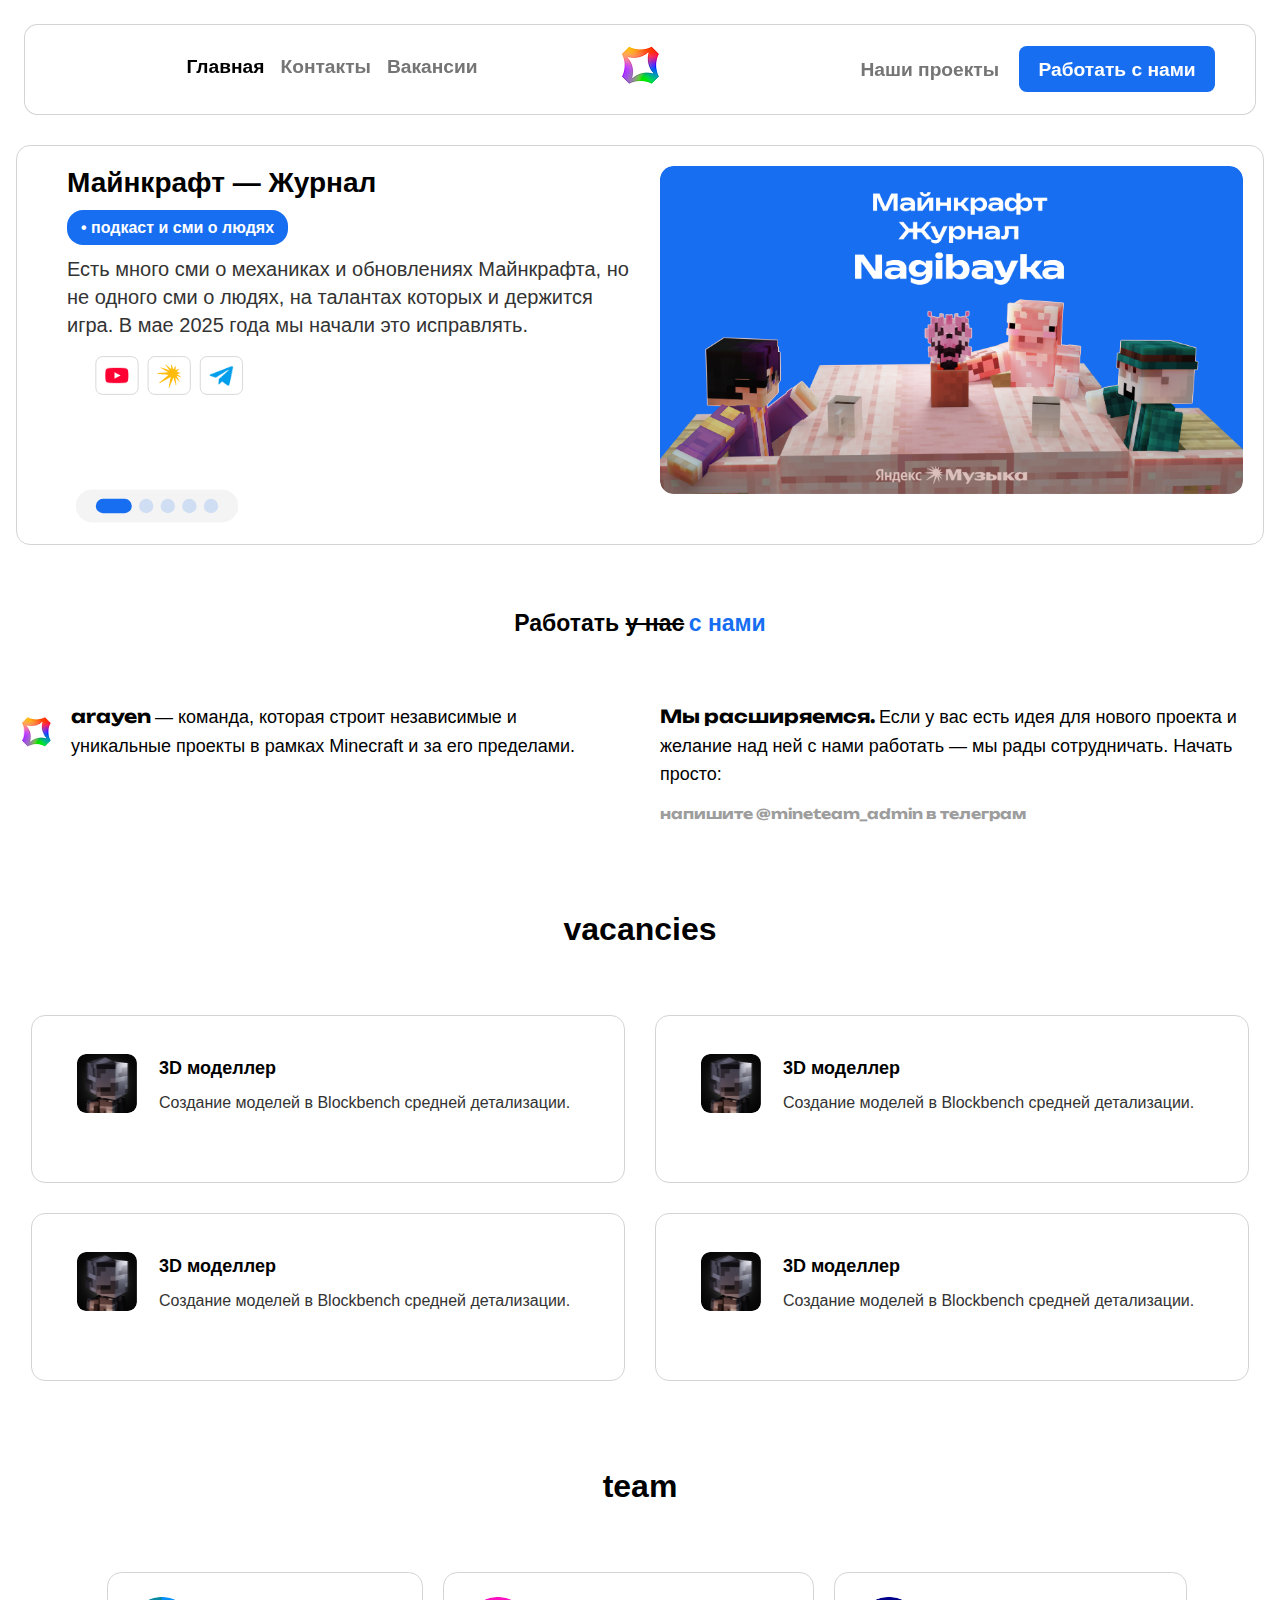
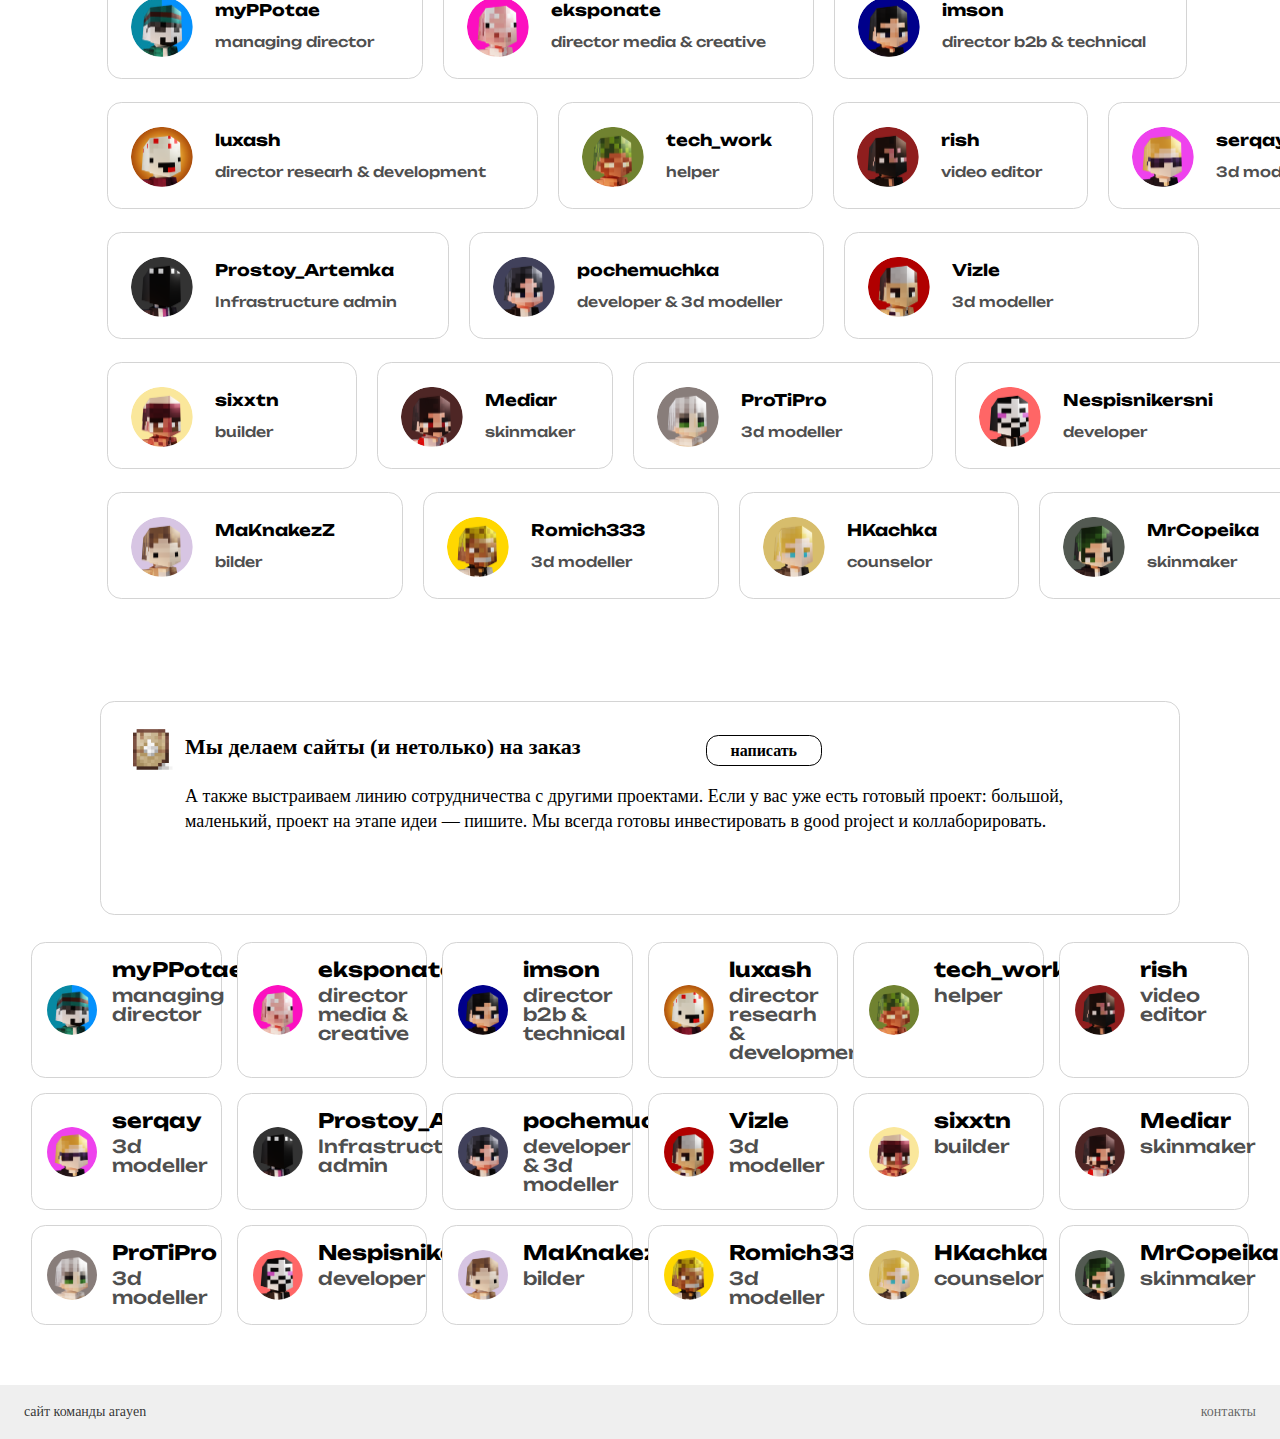
<file: пф.html>
<!DOCTYPE html>
<html lang="ru">
<head>
<meta charset="UTF-8">
<meta name="viewport" content="width=device-width, initial-scale=1.0">
<title>Майнкрафт Журнал Nagibayka</title>
<link rel="preconnect" href="https://fonts.googleapis.com">
<link rel="preconnect" href="https://fonts.gstatic.com" crossorigin>
<link href="https://fonts.googleapis.com/css2?family=Unbounded:wght@400;500;600;700&display=swap" rel="stylesheet">
<style>

* {
	margin: 0;
	padding: 0;
	box-sizing: border-box;
}
body {
	font-family: 'SF Pro Display', -apple-system, BlinkMacSystemFont, 'Segoe UI', 'Roboto', sans-serif;
	background: #FFFFFF;
	color: #000000;
	line-height: 1.6;
	overflow-x: hidden;
}
.App {
	max-width: 1440px;
	margin: 0 auto;
	padding: 0 24px;
	position: relative;
	width: 100%;
}

/* ========== HEADER ========== */
.header {
	display: flex;
	justify-content: space-between;
	align-items: center;
	border: 1px solid rgba(0, 0, 0, 0.17);
	border-radius: 13.5px;
	padding: 15px 20px;
	margin: 24px 0;
	flex-wrap: nowrap;
	gap: 15px;
}
.nav-bar {
	display: flex;
	gap: 20px;
	align-items: center;
	flex-wrap: nowrap;
	flex: 1;
	justify-content: flex-start;
	overflow-x: auto;
	padding-bottom: 5px;
}
.nav-bar::-webkit-scrollbar {
	display: none;
}

.nav-link {
	font-family: 'SF Pro Display', -apple-system, BlinkMacSystemFont, 'Segoe UI', 'Roboto', sans-serif;
	font-weight: 700;
	font-size: 16px;
	line-height: 23px;
	color: #757575;
	text-decoration: none;
	transition: color 0.3s ease;
	cursor: pointer;
	white-space: nowrap;
	flex-shrink: 0;
}

.nav-link.active {
	color: #000000;
}
.nav-link:hover {
	color: #000000;
}
.logo {
	width: 52px;
	height: 51px;
	border-radius: 16.5px;
	overflow: hidden;
	flex-shrink: 0;
	margin: 0 10px;
}
.logo img {
	width: 100%;
	height: 100%;
	object-fit: cover;
	border-radius: 16.5px;
}
.header-right {
	display: flex;
	align-items: center;
	gap: 15px;
	flex-wrap: nowrap;
	justify-content: flex-end;
	flex: 1;
}
.projects-link {
	font-family: 'SF Pro Display', -apple-system, BlinkMacSystemFont, 'Segoe UI', 'Roboto', sans-serif;
	font-weight: 700;
	font-size: 16px;
	line-height: 23px;
	color: #757575;
	text-decoration: none;
	transition: color 0.3s ease;
	white-space: nowrap;
	flex-shrink: 0;
}
.projects-link:hover {
	color: #000000;
}
.work-button {
	font-family: 'SF Pro Display', -apple-system, BlinkMacSystemFont, 'Segoe UI', 'Roboto', sans-serif;
	background: #176EF1;
	border-radius: 7.74px;
	padding: 10px 16px;
	font-weight: 700;
	font-size: 16px;
	line-height: 23px;
	color: #FFFFFF;
	border: none;
	cursor: pointer;
	transition: all 0.3s ease;
	white-space: nowrap;
	flex-shrink: 0;
}
.work-button:hover {
	background: #1461d8;
	transform: translateY(-2px);
	box-shadow: 0 4px 12px rgba(23, 110, 241, 0.3);
}

/* ========== HERO SECTION ========== */
.hero-section {
	margin: 20px 0;
}
.hero-content {
	display: flex;
	flex-direction: row;
	gap: 25px;
	padding: 20px;
	border: 1px solid #D4D4D4;
	border-radius: 14px;
	align-items: stretch;
	min-height: auto;
	transition: all 0.5s ease;
	max-width: 100%;
}
.hero-text {
	flex: 1;
	padding-left: 0;
	display: flex;
	flex-direction: column;
	justify-content: space-between;
	gap: 20px;
}
.text-content {
	flex: 1;
}
.hero-title {
	color: black;
	font-size: clamp(14px, 4vw, 22px);
	line-height: 1.2;
	font-family: 'SF Pro Display', -apple-system, BlinkMacSystemFont, 'Segoe UI', 'Roboto', sans-serif;
	font-weight: 700;
	word-wrap: break-word;
	margin-bottom: 10px;
	margin-left: 0;
}
.hero-badge {
	display: inline-block;
	background: #176EF1;
	border-radius: 16px;
	padding: 5px 12px;
	font-family: 'SF Pro Display', -apple-system, BlinkMacSystemFont, 'Segoe UI', 'Roboto', sans-serif;
	font-weight: 600;
	font-size: 14px;
	color: #FFFFFF;
	margin-bottom: 10px;
	margin-left: 0;
}
.hero-badge-purple {
	display: inline-block;
	background: #D017F1;
	border-radius: 16px;
	padding: 5px 12px;
	font-family: 'SF Pro Display', -apple-system, BlinkMacSystemFont, 'Segoe UI', 'Roboto', sans-serif;
	font-weight: 600;
	font-size: 14px;
	color: #FFFFFF;
	margin-bottom: 10px;
	margin-left: 0;
}
.hero-badge-red {
	display: inline-block;
	background: #F02751;
	border-radius: 16px;
	padding: 5px 12px;
	font-family: 'SF Pro Display', -apple-system, BlinkMacSystemFont, 'Segoe UI', 'Roboto', sans-serif;
	font-weight: 600;
	font-size: 14px;
	color: #FFFFFF;
	margin-bottom: 10px;
	margin-left: 0;
}
.hero-badge-orange {
	display: inline-block;
	background: #8C4A2F;
	border-radius: 16px;
	padding: 5px 12px;
	font-family: 'SF Pro Display', -apple-system, BlinkMacSystemFont, 'Segoe UI', 'Roboto', sans-serif;
	font-weight: 600;
	font-size: 14px;
	color: #FFFFFF;
	margin-bottom: 10px;
	margin-left: 0;
}
.hero-badge-beige {
	display: inline-block;
	background: #B9A58A;
	border-radius: 16px;
	padding: 5px 12px;
	font-family: 'SF Pro Display', -apple-system, BlinkMacSystemFont, 'Segoe UI', 'Roboto', sans-serif;
	font-weight: 600;
	font-size: 14px;
	color: #FFFFFF;
	margin-bottom: 10px;
	margin-left: 0;
}
.hero-description {
	font-family: 'SF Pro Display', -apple-system, BlinkMacSystemFont, 'Segoe UI', 'Roboto', sans-serif;
	font-weight: 500;
		font-size: clamp(12px, 3.5vw, 18px);
	line-height: 1.4;
	color: #333333;
	margin-bottom: 15px;
	margin-left: 0;
}
.image-blocks {
	display: flex;
	gap: 10px;
	margin-left: 0;
	margin-bottom: 15px;
	flex-wrap: wrap;
}
.image-block {
	width: 44px;
	height: 40px;
	background: #FFFFFF;
	border-radius: 8px;
	display: flex;
	align-items: center;
	justify-content: center;
	border: 0.71px solid #D4D4D4;
	transition: all 0.3s ease;
	cursor: pointer;
	position: relative;
	flex-shrink: 0;
}
.image-block:hover {
	border-color: #176EF1;
	transform: translateY(-2px);
	box-shadow: 0 4px 12px rgba(23, 110, 241, 0.2);
}
.image-block.active {
	border-color: #176EF1 !important;
	background: rgba(23, 110, 241, 0.1) !important;
	transform: translateY(-2px);
}
.image-block img {
	width: 22px;
	height: 22px;
	object-fit: contain;
}
.dots-container {
	background: #F4F4F4;
	border-radius: 18px;
	width: 180px;
	height: 36px;
	display: flex;
	align-items: center;
	justify-content: center;
	margin-left: 0;
	border: none;
	position: relative;
	margin-top: 10px;
}
.slider-dots-custom {
	display: flex;
	gap: 8px;
	align-items: center;
	justify-content: center;
	width: 100%;
	height: 100%;
	position: relative;
}
.dots-background {
	position: absolute;
	background: #F4F4F4;
	border-radius: 18px;
	width: 100%;
	height: 100%;
	z-index: 0;
}
.custom-dot {
	width: 16px;
	height: 16px;
	border-radius: 50%;
	cursor: pointer;
	transition: all 0.3s ease;
	flex-shrink: 0;
	position: relative;
	z-index: 1;
}
.custom-dot:hover {
	opacity: 0.7;
	transform: scale(1.1);
}
.custom-dot.active {
	width: 40px;
	height: 16px;
	border-radius: 8px;
	opacity: 1;
}
.hero-image {
	flex: 1;
	position: relative;
	display: flex;
	align-items: center;
	justify-content: center;
	height: 250px;
	width: 100%;
	min-height: 250px;
}
.video-preview {
	background: #f5f5f5;
	border-radius: 13.35px;
	width: 100%;
	height: 100%;
	position: relative;
	overflow: hidden;
	display: flex;
	align-items: center;
	justify-content: center;
}
.video-image {
	width: 100%;
	height: 100%;
	object-fit: cover;
	border-radius: 13.35px;
}

/* ========== WORK SECTION ========== */
.work-section {
	margin: 40px 0;
}
.work-title-container {
	width: 100%;
	max-width: 619px;
	margin: 0 auto 40px auto;
	text-align: center;
	padding: 0 15px;
}
.work-title-text {
	font-family: 'SF Pro Display', -apple-system, BlinkMacSystemFont, 'Segoe UI', 'Roboto', sans-serif;
	font-weight: 700;
	font-size: 32px;
	color: #000000;
	display: inline;
}
.work-title-strikethrough {
	font-family: 'SF Pro Display', -apple-system, BlinkMacSystemFont, 'Segoe UI', 'Roboto', sans-serif;
	font-weight: 700;
	font-size: 32px;
	color: #000000;
	text-decoration: line-through;
	display: inline;
}
.work-title-highlight {
	font-family: 'SF Pro Display', -apple-system, BlinkMacSystemFont, 'Segoe UI', 'Roboto', sans-serif;
	font-weight: 700;
	font-size: 32px;
	color: #176EF1;
	display: inline;
}
.work-content {
	display: grid;
	grid-template-columns: 1fr 1fr;
	gap: 30px;
	max-width: 100%;
}
.work-item {
	display: flex;
	flex-direction: column;
	width: 100%;
}
.work-item-first {
	display: flex;
	align-items: flex-start;
	position: relative;
	margin-bottom: 30px;
	width: 100%;
}
.work-icon {
	position: relative;
	flex-shrink: 0;
	margin-right: 15px;
	transform: translate(0, 0);
}
.work-icon-positioned {
	margin-top: 10px;
	margin-left: 0;
	margin-right: 15px;
}
.work-icon img {
	width: 40px;
	height: 40px;
	border-radius: 9px;
	object-fit: cover;
}
.arayen-text {
	width: 100%;
	height: auto;
	min-height: auto;
	position: relative;
	padding-left: 0;
}
.unbounded-text {
	font-family: 'Unbounded', sans-serif;
	font-weight: 700;
	font-size: 22px;
	color: #000000;
}
.sf-pro-text {
	font-family: 'SF Pro Display', -apple-system, BlinkMacSystemFont, 'Segoe UI', 'Roboto', sans-serif;
	font-weight: 500;
	font-size: 22px;
	color: #000000;
	display: inline;
}
.expansion-text {
	width: 100%;
	height: auto;
}
.expansion-unbounded {
	font-family: 'Unbounded', sans-serif;
	font-weight: 700;
	font-size: 22px;
	color: #000000;
}
.expansion-sf-pro {
	font-family: 'SF Pro Display', -apple-system, BlinkMacSystemFont, 'Segoe UI', 'Roboto', sans-serif;
	font-weight: 500;
	font-size: 22px;
	color: #000000;
	display: inline;
}
.contact-container {
	width: 100%;
	height: auto;
	color: #9D9D9D;
	font-size: 18px;
	font-family: 'Unbounded', sans-serif;
	font-weight: 700;
	word-wrap: break-word;
	margin-top: 15px;
	line-height: 1.4;
}
.work-text p {
	font-family: 'SF Pro Display', -apple-system, BlinkMacSystemFont, 'Segoe UI', 'Roboto', sans-serif;
	font-weight: 700;
	font-size: 18px;
	line-height: 25px;
	color: #9D9D9D;
}

/* ========== VACANCIES SECTION ========== */
.vacancies-section {
	margin: 60px 0;
}
.vacancies-title {
	color: black;
	font-size: 32px;
	font-family: 'SF Pro Display', -apple-system, BlinkMacSystemFont, 'Segoe UI', 'Roboto', sans-serif;
	font-weight: 700;
	word-wrap: break-word;
	text-align: center;
	margin-bottom: 40px;
	padding: 0 15px;
}
.vacancies-grid {
	display: grid;
	grid-template-columns: repeat(2, 1fr);
	gap: 20px;
	max-width: 1200px;
	margin: 0 auto;
	max-width: 100%;
	padding: 0 15px;
}
.vacancy-card {
	width: 100%;
	height: auto;
	min-height: 140px;
	position: relative;
	overflow: hidden;
	border-radius: 14px;
	outline: 1px #D4D4D4 solid;
	outline-offset: -1px;
	transition: all 0.3s ease;
	padding: 20px;
	padding-left: 90px;
}
.vacancy-card:hover {
	outline-color: #176EF1;
	box-shadow: 0 4px 20px rgba(23, 110, 241, 0.1);
	transform: translateY(-5px);
}
.vacancy-title {
	position: relative;
	left: auto;
	top: auto;
	color: black;
	font-size: 20px;
	font-family: 'SF Pro Display', -apple-system, BlinkMacSystemFont, 'Segoe UI', 'Roboto', sans-serif;
	font-weight: 700;
	word-wrap: break-word;
	margin-bottom: 10px;
	display: block;
}
.vacancy-description {
	width: 100%;
	position: relative;
	left: auto;
	top: auto;
	color: #333333;
	font-size: 18px;
	font-family: 'SF Pro Display', -apple-system, BlinkMacSystemFont, 'Segoe UI', 'Roboto', sans-serif;
	font-weight: 500;
	word-wrap: break-word;
	line-height: 1.4;
}
.vacancy-icon-img {
	width: 50px;
	height: 50px;
	position: absolute;
	left: 20px;
	top: 50%;
	transform: translateY(-50%);
	border-radius: 9.07px;
	object-fit: cover;
}

/* ========== TEAM SECTION ========== */
.team-section {
	margin: 60px 0 40px 0;
	position: relative;
	width: 100%;
}
.team-title {
	color: black;
	font-size: 32px;
	font-family: 'SF Pro Display', -apple-system, BlinkMacSystemFont, 'Segoe UI', 'Roboto', sans-serif;
	font-weight: 700;
	word-wrap: break-word;
	text-align: center;
	margin-bottom: 40px;
	padding: 0 15px;
}
.team-card-container {
	position: relative;
	max-width: 1440px;
	margin: 0 auto;
	padding: 0 15px;
	height: auto;
	max-width: 100%;
	display: block;
}
.team-card {
	background: #FFFFFF;
	border: 1.02079px solid #D4D4D4;
	border-radius: 14.2911px;
	position: absolute;
	box-sizing: border-box;
	display: none;
}
.team-name {
	position: absolute;
	font-family: 'Unbounded', sans-serif;
	font-style: normal;
	font-weight: 700;
	font-size: 18.856px;
	line-height: 23px;
	color: #000000;
}
.team-role {
	position: absolute;
	font-family: 'Unbounded', sans-serif;
	font-style: normal;
	font-weight: 500;
	font-size: 15.3115px;
	line-height: 19px;
	color: #4F4F4F;
}
.team-avatar {
	position: absolute;
	width: 61.63px;
	height: 60.23px;
	border-radius: 30.6238px;
	object-fit: cover;
}
.team-cards-mobile {
	display: grid;
	grid-template-columns: repeat(3, 1fr);
	gap: 15px;
	width: 100%;
}
.team-card-mobile {
	background: #FFFFFF;
	border: 1.02079px solid #D4D4D4;
	border-radius: 14.2911px;
	padding: 15px;
	padding-left: 80px;
	min-height: 100px;
	position: relative;
}
.team-avatar-mobile {
	position: absolute;
	width: 50px;
	height: 50px;
	border-radius: 25px;
	object-fit: cover;
	left: 15px;
	top: 50%;
	transform: translateY(-50%);
}
.team-name-mobile {
	font-family: 'Unbounded', sans-serif;
	font-weight: 700;
	font-size: 18px;
	line-height: 23px;
	color: #000000;
	margin-bottom: 5px;
}
.team-role-mobile {
	font-family: 'Unbounded', sans-serif;
	font-weight: 500;
	font-size: 14px;
	line-height: 19px;
	color: #4F4F4F;
}
.large-team-card {
	background: #FFFFFF;
	border: 1.02079px solid #D4D4D4;
	border-radius: 14.2911px;
	position: relative;
	padding: 20px;
	margin-top: 40px;
	min-height: 200px;
	max-width: 100%;
}
.large-team-card-content {
	position: relative;
	width: 100%;
}
.large-team-card-icon {
	position: absolute;
	width: 40px;
	height: 40px;
	left: 20px;
	top: 20px;
}
.large-team-card-icon img {
	width: 100%;
	height: 100%;
	object-fit: cover;
}
.large-team-card-title {
	font-family: 'SF Pro Display';
	font-weight: 700;
	font-size: 20px;
	line-height: 1.2;
	color: #000000;
	margin-bottom: 10px;
	margin-left: 60px;
	margin-right: 20px;
}
.large-team-card-description {
	font-family: 'SF Pro Display';
	font-weight: 500;
	font-size: 16px;
	line-height: 1.4;
	color: #000000;
	margin-bottom: 15px;
	margin-left: 60px;
	margin-right: 20px;
}
.large-team-card-button {
	width: 120px;
	height: 35px;
	border: 0.875px solid #000000;
	border-radius: 12.25px;
	display: flex;
	justify-content: center;
	align-items: center;
	padding: 5px 10px;
	cursor: pointer;
	transition: all 0.3s ease;
	margin-top: 10px;
	margin-left: 60px;
}
.large-team-card-button:hover {
	background: #f0f0f0;
}
.large-team-card-button-text {
	font-family: 'SF Pro Display';
	font-weight: 600;
	font-size: 16px;
	line-height: 27px;
	color: #000000;
}

/* ========== FOOTER ========== */
.footer-wrapper {
	width: 100%;
	position: relative;
	margin-top: 20px;
}
.footer {
	width: 100%;
	height: auto;
	min-height: 52px;
	background: #EFEFEF;
	display: flex;
	justify-content: center;
	align-items: center;
	position: relative;
	padding: 15px 0;
}
.footer-content {
	max-width: 1440px;
	width: 100%;
	padding: 0 24px;
	display: flex;
	flex-direction: row;
	justify-content: space-between;
	align-items: center;
	gap: 10px;
	text-align: left;
}
.footer-text {
	font-family: 'SF Pro Display';
	font-style: normal;
	font-weight: 500;
	font-size: 16px;
	line-height: 24px;
}
.footer-website {
	color: rgba(0, 0, 0, 0.8);
}
.footer-contacts {
	color: rgba(0, 0, 0, 0.6);
}

/* ========================================= */
/* MOBILE OPTIMIZATION (320px - 767px) */
/* ========================================= */
@media (max-width: 767px) {
	.App {
		padding: 0 12px;
	}
	
	/* Header Mobile - сохраняем структуру */
	.header {
		padding: 8px 10px;
		margin: 12px 0;
		gap: 5px;
		flex-wrap: nowrap;
	}
	.nav-bar {
		gap: 8px;
		flex: 0.8;
	}
	.nav-link {
		font-size: 9px;
		line-height: 14px;
	}
	.logo {
		width: 32px;
		height: 31px;
		margin: 0 3px;
	}
	.header-right {
		gap: 5px;
		flex: 0.8;
	}
	.projects-link {
		font-size: 9px;
		line-height: 14px;
	}
	.work-button {
		font-size: 8px;
		padding: 5px 8px;
		line-height: 14px;
		border-radius: 5px;
	}
	
	/* Hero Section Mobile - картинка СПРАВА */
	.hero-section {
		margin: 12px 0;
	}
		.hero-content {
		flex-direction: column;
		gap: 12px;
	}
.hero-text {
		gap: 10px;
	}
	.hero-title {
	font-size: clamp(14px, 4vw, 22px);
	line-height: 1.2;
}
	.hero-badge, 
	.hero-badge-purple, 
	.hero-badge-red, 
	.hero-badge-orange, 
	.hero-badge-beige {
		font-size: 6px;
		padding: 2px 5px;
		margin-bottom: 3px;
		border-radius: 8px;
	}
	.hero-description {
			font-size: clamp(12px, 3.5vw, 18px);
	line-height: 1.4;
		line-height: 1.2;
		margin-bottom: 5px;
	}
	.image-blocks {
		gap: 4px;
		margin-bottom: 5px;
	}
	.image-block {
		width: 20px;
		height: 18px;
		border-radius: 4px;
	}
	.image-block img {
		width: 10px;
		height: 10px;
	}
	.dots-container {
		width: 80px;
		height: 16px;
		margin-top: 4px;
		border-radius: 10px;
	}
	.custom-dot {
		width: 8px;
		height: 8px;
	}
	.custom-dot.active {
		width: 20px;
		height: 8px;
	}
	.hero-image {
		flex: 1.4;
		height: auto;
		min-height: 100px;
		max-height: 150px;
	}
	.video-preview {
		height: 100%;
	}
	.video-image {
		object-fit: contain;
	}
	
	/* Work Section Mobile - 2 колонки */
	.work-section {
		margin: 20px 0;
	}
	.work-title-container {
		margin-bottom: 20px;
		padding: 0 5px;
	}
	.work-title-text,
	.work-title-strikethrough,
	.work-title-highlight {
		font-size: 16px;
		line-height: 1.2;
	}
	.work-content {
		gap: 15px;
		grid-template-columns: 1fr 1fr;
	}
	.work-item-first {
		margin-bottom: 10px;
	}
	.work-icon-positioned {
		margin-top: 3px;
		margin-right: 8px;
	}
	.work-icon img {
		width: 22px;
		height: 22px;
	}
	.unbounded-text,
	.sf-pro-text,
	.expansion-unbounded,
	.expansion-sf-pro {
		font-size: 9px;
		line-height: 1.25;
	}
	.contact-container {
		font-size: 8px;
		margin-top: 8px;
		line-height: 1.3;
	}
	
	/* Vacancies Mobile - 2x2 */
	.vacancies-section {
		margin: 25px 0;
	}
	.vacancies-title {
		font-size: 16px;
		margin-bottom: 20px;
		padding: 0 5px;
	}
	.vacancies-grid {
		gap: 10px;
		padding: 0 5px;
		grid-template-columns: repeat(2, 1fr);
	}
	.vacancy-card {
		padding: 10px;
		padding-left: 45px;
		min-height: 80px;
		border-radius: 10px;
	}
	.vacancy-title {
		font-size: 9px;
		margin-bottom: 5px;
		line-height: 1.2;
	}
	.vacancy-description {
		font-size: 7px;
		line-height: 1.2;
	}
	.vacancy-icon-img {
		width: 25px;
		height: 25px;
		left: 10px;
		border-radius: 6px;
	}
	
	/* Team Section Mobile - несколько в строке */
	.team-section {
		margin: 25px 0 20px 0;
	}
	.team-title {
		font-size: 16px;
		margin-bottom: 20px;
		padding: 0 5px;
	}
	.team-card-container {
		padding: 0 5px;
	}
	.team-cards-mobile {
		gap: 8px;
		grid-template-columns: repeat(3, 1fr);
	}
	.team-card-mobile {
		padding: 8px;
		padding-left: 40px;
		min-height: 60px;
		border-radius: 10px;
	}
	.team-avatar-mobile {
		width: 26px;
		height: 26px;
		border-radius: 13px;
		left: 8px;
	}
	.team-name-mobile {
		font-size: 8px;
		line-height: 12px;
		margin-bottom: 2px;
	}
	.team-role-mobile {
		font-size: 6px;
		line-height: 10px;
	}
	.large-team-card {
		padding: 12px;
		margin-top: 20px;
		min-height: auto;
		border-radius: 10px;
	}
	.large-team-card-icon {
		width: 22px;
		height: 22px;
		left: 12px;
		top: 12px;
	}
	.large-team-card-title {
		font-size: 9px;
		margin-left: 36px;
		margin-right: 12px;
		margin-bottom: 5px;
		line-height: 1.2;
	}
	.large-team-card-description {
		font-size: 7px;
		line-height: 1.2;
		margin-left: 36px;
		margin-right: 12px;
		margin-bottom: 8px;
	}
	.large-team-card-button {
		width: 60px;
		height: 20px;
		margin-left: 36px;
		margin-top: 5px;
		border-radius: 8px;
	}
	.large-team-card-button-text {
		font-size: 8px;
		line-height: 18px;
	}
	
	/* Footer Mobile */
	.footer-wrapper {
		margin-top: 15px;
	}
	.footer {
		padding: 10px 0;
	}
	.footer-content {
		padding: 0 12px;
		gap: 8px;
		flex-direction: row;
		justify-content: space-between;
	}
	.footer-text {
		font-size: 9px;
		line-height: 16px;
	}
}

/* Small Mobile Devices (320px - 374px) */
@media (max-width: 374px) {
	.nav-link {
		font-size: 8px;
	}
	.projects-link {
		font-size: 8px;
	}
	.work-button {
		font-size: 7px;
		padding: 4px 6px;
	}
	.hero-title {
		font-size: clamp(14px, 4vw, 22px);
		line-height: 1.2;
	}
	.hero-badge, 
	.hero-badge-purple, 
	.hero-badge-red, 
	.hero-badge-orange, 
	.hero-badge-beige {
		font-size: 5px;
		padding: 2px 4px;
	}
	.hero-description {
			font-size: clamp(12px, 3.5vw, 18px);
	line-height: 1.4;
	}
	.image-block {
		width: 18px;
		height: 16px;
	}
	.image-block img {
		width: 9px;
		height: 9px;
	}
	.dots-container {
		width: 70px;
		height: 14px;
	}
	.custom-dot {
		width: 7px;
		height: 7px;
	}
	.custom-dot.active {
		width: 18px;
		height: 7px;
	}
	.hero-image {
		max-height: 120px;
	}
	.work-title-text,
	.work-title-strikethrough,
	.work-title-highlight {
		font-size: 14px;
	}
	.unbounded-text,
	.sf-pro-text,
	.expansion-unbounded,
	.expansion-sf-pro {
		font-size: 8px;
	}
	.contact-container {
		font-size: 7px;
	}
	.team-cards-mobile {
		grid-template-columns: repeat(2, 1fr);
	}
}

/* Medium Mobile (375px - 480px) */
@media (min-width: 375px) and (max-width: 480px) {
	.nav-link {
		font-size: 10px;
	}
	.projects-link {
		font-size: 10px;
	}
	.work-button {
		font-size: 9px;
	}
	.hero-content {
		padding: 10px;
	}
	.hero-title {
		font-size: clamp(14px, 4vw, 22px);
		line-height: 1.2;
	}
	.hero-badge, 
	.hero-badge-purple, 
	.hero-badge-red, 
	.hero-badge-orange, 
	.hero-badge-beige {
		font-size: 7px;
	}
	.hero-description {
			font-size: clamp(12px, 3.5vw, 18px);
	line-height: 1.4;
	}
	.image-block {
		width: 22px;
		height: 20px;
	}
	.image-block img {
		width: 11px;
		height: 11px;
	}
	.dots-container {
		width: 90px;
		height: 18px;
	}
	.custom-dot {
		width: 9px;
		height: 9px;
	}
	.custom-dot.active {
		width: 22px;
		height: 9px;
	}
	.hero-image {
		max-height: 140px;
	}
	.work-title-text,
	.work-title-strikethrough,
	.work-title-highlight {
		font-size: 18px;
	}
}

/* Large Mobile (481px - 767px) */
@media (min-width: 481px) and (max-width: 767px) {
	.header {
		padding: 10px 12px;
	}
	.nav-link {
		font-size: 11px;
	}
	.projects-link {
		font-size: 11px;
	}
	.work-button {
		font-size: 10px;
		padding: 6px 10px;
	}
	.hero-content {
		padding: 12px;
		min-height: auto;
	}
.hero-image {
	width: 100%;
	max-width: 100%;
	height: 200px;          /* важно */
	overflow: hidden;       /* ОБЯЗАТЕЛЬНО */
	display: flex;
	justify-content: center;
}

.hero-image img {
	width: 70%;
	height: 70%;
	object-fit: cover;    /* или cover — см. ниже */
}

	.hero-title {
		font-size: clamp(14px, 4vw, 22px);
		line-height: 1.2;
	}
	.hero-badge, 
	.hero-badge-purple, 
	.hero-badge-red, 
	.hero-badge-orange, 
	.hero-badge-beige {
		font-size: 8px;
	}
	.hero-description {
			font-size: clamp(12px, 3.5vw, 18px);
	line-height: 1.4;
	}
	.image-block {
		width: 24px;
		height: 22px;
	}
	.image-block img {
		width: 12px;
		height: 12px;
	}
	.dots-container {
		width: 100px;
		height: 20px;
	}
	.custom-dot {
		width: 10px;
		height: 10px;
	}
	.custom-dot.active {
		width: 24px;
		height: 10px;
	}
	.work-title-text,
	.work-title-strikethrough,
	.work-title-highlight {
		font-size: 20px;
	}
	.unbounded-text,
	.sf-pro-text,
	.expansion-unbounded,
	.expansion-sf-pro {
		font-size: 10px;
	}
	.contact-container {
		font-size: 9px;
	}
	.vacancy-title {
		font-size: 10px;
	}
	.vacancy-description {
		font-size: 8px;
	}
	.team-name-mobile {
		font-size: 9px;
	}
	.team-role-mobile {
		font-size: 7px;
	}
	.large-team-card-title {
		font-size: 10px;
	}
	.large-team-card-description {
		font-size: 8px;
	}
}

/* ========================================= */
/* TABLET (768px - 1023px) */
/* ========================================= */
@media (min-width: 768px) {
	.header {
		padding: 15px 30px;
		flex-wrap: nowrap;
	}
	.nav-bar {
		gap: 30px;
		justify-content: center;
		overflow-x: visible;
	}
	.nav-link {
		font-size: 18px;
	}
	.logo {
		margin: 0 20px;
	}
	.header-right {
		gap: 20px;
		justify-content: flex-end;
	}
	.projects-link {
		font-size: 18px;
	}
	.work-button {
		font-size: 18px;
		padding: 11px 18px;
	}
	.hero-content {
		flex-direction: row;
		min-height: 350px;
	}
	.hero-text {
		padding-left: 15px;
	}
	.hero-title {
			font-size: clamp(14px, 4vw, 22px);
	line-height: 1.2;
		margin-left: 15px;
	}
	.hero-badge, .hero-badge-purple, .hero-badge-red, .hero-badge-orange, .hero-badge-beige {
		margin-left: 15px;
		font-size: 15px;
	}
	.hero-description {
			font-size: clamp(12px, 3.5vw, 18px);
	line-height: 1.4;
		margin-left: 15px;
	}
	.image-blocks {
		margin-left: 15px;
	}
	.dots-container {
		margin-left: 15px;
	}
	.hero-image {
		height: 320px;
		min-height: 320px;
	}
	.work-title-text, .work-title-strikethrough, .work-title-highlight {
		font-size: 42px;
	}
	.work-content {
		grid-template-columns: 1fr 1fr;
		gap: 40px;
	}
	.vacancies-grid {
		grid-template-columns: repeat(2, 1fr);
		gap: 25px;
	}
	.vacancy-card {
		padding-left: 100px;
		height: 150px;
	}
	.vacancy-icon-img {
		width: 55px;
		height: 55px;
	}
	.team-cards-mobile {
		grid-template-columns: repeat(4, 1fr);
	}
	.large-team-card {
		margin-top: 50px;
	}
	.large-team-card-title {
		font-size: 22px;
		margin-left: 70px;
	}
	.large-team-card-description {
		font-size: 18px;
		margin-left: 70px;
	}
	.large-team-card-button {
		margin-left: 70px;
	}
	.footer-content {
		flex-direction: row;
		justify-content: space-between;
		text-align: left;
	}
}

/* ========================================= */
/* DESKTOP (1024px+) */
/* ========================================= */
@media (min-width: 1024px) {
	.header {
		padding: 15px 40px;
	}
	.nav-bar {
		gap: 38px;
	}
	.nav-link {
		font-size: 19.35px;
	}
	.projects-link {
		font-size: 19.35px;
	}
	.work-button {
		font-size: 19.35px;
		padding: 11.6px 19.35px;
	}
	.hero-section {
		margin: 30.5px 0;
	}
	.hero-content {
		min-height: 400px;
	}
	.hero-title {
			font-size: clamp(14px, 4vw, 22px);
	line-height: 1.2;
	}
	.hero-badge, .hero-badge-purple, .hero-badge-red, .hero-badge-orange, .hero-badge-beige {
		font-size: 16px;
		padding: 5px 14px;
	}
	.hero-description {
			font-size: clamp(12px, 3.5vw, 18px);
	line-height: 1.4;
	}
	.image-block {
		width: 48px;
		height: 43px;
	}
	.image-block img {
		width: 26px;
		height: 26px;
	}
	.hero-image {
		height: 367.5px;
		min-height: 367.5px;
	}
	.work-title-text, .work-title-strikethrough, .work-title-highlight {
		font-size: 50.38px;
	}
	.work-section {
		margin: 60px 0;
	}
	.work-title-container {
		margin-bottom: 60px;
	}
	.unbounded-text, .sf-pro-text, .expansion-unbounded, .expansion-sf-pro {
		font-size: 27.98px;
	}
	.contact-container {
		font-size: 20.46px;
	}
	.vacancies-section {
		margin: 80px 0;
	}
	.vacancies-title {
		font-size: 50.38px;
		margin-bottom: 60px;
	}
	.vacancies-grid {
		gap: 30px;
	}
	.vacancy-card {
		width: 100%;
		height: 168px;
		padding-left: 128px;
	}
	.vacancy-title {
		font-size: 22.39px;
		position: absolute;
		left: 128px;
		top: 39px;
	}
	.vacancy-description {
		font-size: 22.10px;
		position: absolute;
		left: 128px;
		top: 77px;
		width: calc(100% - 140px);
	}
	.vacancy-icon-img {
		width: 60.37px;
		height: 59px;
		left: 46px;
		top: 39px;
		transform: none;
	}
	.team-section {
		margin: 80px 0 60px 0;
		position: relative;
	}
	.team-title {
		font-size: 50.38px;
		margin-bottom: 60px;
	}
	.team-card-container {
		height: 650px;
		padding: 0 24px;
		position: relative;
		margin-bottom: 320px;
	}
	.team-cards-mobile {
		display: none;
	}
	.team-card {
		display: block;
	}
	.team-card:nth-child(1) { width: 316.45px; height: 107.18px; left: 91px; top: 0; }
	.team-card:nth-child(2) { width: 371.57px; height: 107.18px; left: 426.84px; top: 0; }
	.team-card:nth-child(3) { width: 353.19px; height: 107.18px; left: 817.8px; top: 0; }
	.team-card:nth-child(4) { width: 430.65px; height: 107.10px; left: 91px; top: 130px; }
	.team-card:nth-child(5) { width: 255px; height: 107px; left: 542px; top: 130px; }
	.team-card:nth-child(6) { width: 255px; height: 107px; left: 817px; top: 130px; }
	.team-card:nth-child(7) { width: 255px; height: 107px; left: 1092px; top: 130px; }
	.team-card:nth-child(8) { width: 342px; height: 107px; left: 91px; top: 260px; }
	.team-card:nth-child(9) { width: 355px; height: 107px; left: 453px; top: 260px; }
	.team-card:nth-child(10) { width: 355px; height: 107px; left: 828px; top: 260px; }
	.team-card:nth-child(11) { width: 250px; height: 107px; left: 91px; top: 390px; }
	.team-card:nth-child(12) { width: 236px; height: 107px; left: 361px; top: 390px; }
	.team-card:nth-child(13) { width: 300px; height: 107px; left: 617px; top: 390px; }
	.team-card:nth-child(14) { width: 355px; height: 107px; left: 939px; top: 390px; }
	.team-card:nth-child(15) { width: 296px; height: 107px; left: 91px; top: 520px; }
	.team-card:nth-child(16) { width: 296px; height: 107px; left: 407px; top: 520px; }
	.team-card:nth-child(17) { width: 280px; height: 107px; left: 723px; top: 520px; }
	.team-card:nth-child(18) { width: 307px; height: 107px; left: 1023px; top: 520px; }
	
	.team-name {
		position: absolute !important;
		left: 107.18px !important;
		top: 25.96px !important;
	}
	.team-role {
		position: absolute !important;
		left: 107.18px !important;
		top: 58.53px !important;
	}
	.team-avatar {
		width: 61.63px;
		height: 60.23px;
		left: 23.48px !important;
		top: 23.48px !important;
	}
	.large-team-card {
		position: absolute;
		width: 1080px;
		height: 214px;
		left: 91px;
		top: 840px;
		padding: 0;
		margin-top: 0;
		z-index: 10;
	}
	.large-team-card-content {
		position: absolute;
		width: 100%;
		height: 100%;
	}
	.large-team-card-icon {
		position: absolute;
		width: 43px;
		height: 43px;
		left: 30px;
		top: 26px;
	}
	.large-team-card-title {
		position: absolute;
		width: 494px;
		height: 31px;
		left: calc(50% - 494px/2 - 208px);
		top: 32px;
		font-size: 26px;
		margin: 0;
	}
	.large-team-card-description {
		position: absolute;
		width: 953px;
		height: 93px;
		left: calc(50% - 953px/2 + 21.5px);
		top: 82px;
		font-size: 26px;
		margin: 0;
	}
	.large-team-card-button {
		position: absolute;
		width: 115.5px;
		height: 31.38px;
		left: 605px;
		top: 33px;
		margin: 0;
	}
}
@media (max-width: 480px) {
	.hero-image {
		height: 140px;      /* ключевой момент */
	}

	.hero-image img {
		width: 100%;
		height: 100%;
		object-fit: contain;
	}
	.hero-image {
	flex-shrink: 0;
}
	.hero-controls {
		position: static;
		margin-top: 8px;
		display: flex;
		justify-content: center;
	}

	.hero-text {
		position: static;
	}
}
/* Navbar base */
.navbar {
	top: 0;
	left: 0;
	width: 100%;
	height: 60px;
	display: flex;
	align-items: center;
	justify-content: space-between;
	padding: 0 16px;
	background: #fff;
	z-index: 1000;
}

/* Links */
.nav-bar {
	display: flex;
	gap: 16px;
}


/* Burger */
.burger {
	display: none;
	font-size: 24px;
	background: none;
	border: none;
	cursor: pointer;
}

/* 🔹 Mobile */
@media (max-width: 480px) {
	.burger {
		display: block;
	}

	.nav-bar {
		position: absolute;
		top: 60px;
		left: 0;
		width: 100%;
		background: #fff;
		flex-direction: column;
		align-items: center;
		gap: 12px;
		padding: 16px 0;

		display: none;
	}

	.nav-bar.active {
		display: flex;
	}

	.nav-bar {
	transition: all 0.25s ease;
}

}
	.header {
	position: sticky;
	top: 0;
	z-index: 1000;
	background: #fff;
}

.container {
	max-width: 1440px;   /* или то значение, что у оригинала */
	margin: 0 auto;
	padding: 0 16px;
	width: 100%;
}

@media (min-width: 1024px) {
  .large-team-card {
    left: 50% !important;
    transform: translateX(-50%);
  }
}

.hero-image {
  flex: 1;
  width: 100%;
  min-height: 220px;
  max-height: 380px;
  height: clamp(200px, 32vw, 360px);
  display: flex;
  align-items: center;
  justify-content: center;
}

.hero-image img,
.hero-image video {
  width: 100%;
  height: 100%;
  object-fit: cover;
}

@media (min-width: 768px) {
	.hero-image{
		width: 90%;
		height: 90%;
  }
}

/* ========== Изменение размеров текста с ограничением ========== */


/* ========== GLOBAL ========== */
body {
    font-family: 'SF Pro Display', -apple-system, BlinkMacSystemFont, 'Segoe UI', 'Roboto', sans-serif;
    background: #FFFFFF;
    color: #000000;
    line-height: 1.6;
    overflow-x: hidden;
}

/* ========== Навбар  ========== */
/* ========== clamp(минимальный размер , vw, максимальный размер) текста ========== */
/* ========== HEADER ========== */
.nav-link {
    font-size: clamp(12px, 1.5vw, 19.35px);
}

.projects-link {
    font-size: clamp(12px, 1.5vw, 19.35px);
}

.work-button {
    font-size: clamp(8px, 1.5vw, 19.35px);
}

/* ========== Слайд ========== */
/* ========== HERO SECTION ========== */
.hero-title {
    font-size: clamp(12px, 4vw, 28px);
    line-height: 1.2;
}

.hero-description {
    font-size: clamp(10px, 3.5vw, 20px);
    line-height: 1.4;
}

.hero-badge,
.hero-badge-purple,
.hero-badge-red,
.hero-badge-orange,
.hero-badge-beige {
    font-size: clamp(8px, 2vw, 16px);
}

/* ========== Работать у нас с нами сектор ========== */
/* ========== WORK SECTION ========== */
.work-title-text,
.work-title-strikethrough,
.work-title-highlight {
    font-size: clamp(12px, 5vw, 23px);
}

.unbounded-text,
.sf-pro-text,
.expansion-unbounded,
.expansion-sf-pro {
    font-size: clamp(12px, 4vw, 18px);
}

.contact-container {
    font-size: clamp(8px, 3vw, 14px);
}

.work-text p {
    font-size: clamp(8px, 2.5vw, 13px);
}

/* ========== VACANCIES блок кода для смены размера текста ========== */
/* ========== VACANCIES SECTION ========== */
.vacancies-title {
    font-size: clamp(18px, 3.5vw, 32px);
}

.vacancy-title {
    font-size: clamp(12px, 2vw, 18px);
}

.vacancy-description {
    font-size: clamp(10px, 1.8vw, 16px);
}

/* ========== Часть кода которая отвечает за смену размера текстов в блоке участники ========== */
/* ========== TEAM SECTION ========== */
.team-title {
    font-size: clamp(18px, 3.5vw, 32px);
}

.team-name,
.team-name-mobile {
    font-size: clamp(12px, 1.8vw, 16px);
}

.team-role,
.team-role-mobile {
    font-size: clamp(10px, 1.5vw, 14px);
}
/* ========== Карточка ========== */
/* ========== LARGE TEAM CARD========== */
.large-team-card-title {
    font-size: clamp(16px, 2.5vw, 22px);
}

.large-team-card-description {
    font-size: clamp(14px, 2vw, 18px);
}

.large-team-card-button-text {
    font-size: clamp(12px, 1.8vw, 16px);
}
/* ========== FOOTER ========== */
.footer-text {
    font-size: clamp(10px, 1.2vw, 14px);
}

/* ========== HERO IMAGE + TEXT PADDING MOBILE ========== */
@media (max-width: 767px) {
  /* HERO TEXT */
  .hero-text{
	padding: 0 15px;
	box-sizing: border-box;
  }
  .hero-image {
	padding: 0 15px;
	box-sizing: border-box;
  }
}



/* ================= HERO SECTION ELEMENTS SCALE ================= */
@media (min-width: 768px) {
  .hero-title {
      font-size: clamp(12px, 2.5vw, 28px);  /* уменьшаем шрифт пропорционально экрану */
  }

  .hero-description {
      font-size: clamp(10px, 2vw, 20px);
  }

  .hero-badge,
  .hero-badge-red,
  .hero-badge-purple,
  .hero-badge-orange,
  .hero-badge-beige {
      font-size: clamp(8px, 1.5vw, 16px);
  }

  .dots-container,
  .image-blocks {
      transform: scale(0.9); /* уменьшаем визуально элементы */
  }

}

/* ================= TEAM CARDS MOBILE ================= */
.team-cards-mobile {
    display: grid;
    grid-template-columns: repeat(auto-fit, minmax(180px, 1fr));
    gap: 15px;            /* расстояние между карточками */
    padding: 0 15px;
    box-sizing: border-box;
    justify-items: center; /* центрируем карточки внутри колонок */
}

/* ================= CARD SIZING ================= */
.team-card-mobile {
    width: 100%;
    max-width: 220px;  /* ограничение максимальной ширины */
}

/* ================= LARGE TEAM CARD ================= */
.large-team-card-mobile {
    width: 100%;
    max-width: 300px;  /* чуть больше для выделения */
}

/* ================= ADAPTIVE FONTS ================= */
.team-name-mobile {
    font-size: clamp(12px, 2vw, 20px);
}

.team-role-mobile {
    font-size: clamp(10px, 1.8vw, 18px);
}

.large-team-card-title {
    font-size: clamp(14px, 2.5vw, 22px);
}

.large-team-card-description {
    font-size: clamp(12px, 2vw, 18px);
}

.large-team-card-button-text {
    font-size: clamp(10px, 1.8vw, 16px);
}


</style>
</head>
<body>
<div class="App">
	<header class="header">
	<button class="burger" id="burger">☰</button>

	<nav class="nav-bar">
		<a href="#" class="nav-link active">Главная</a>
		<a href="#" class="nav-link">Контакты</a>
		<a href="#" class="nav-link">Вакансии</a>
	</nav>

	<div class="logo-center">
		<img src="logo.png" alt="Logo">
	</div>

	<div class="header-right">
		<a href="#" class="projects-link">Наши проекты</a>
		<button class="work-button">Работать с нами</button>
	</div>
	</header>

</div>


<section class="hero-section">
	<div class="container">
	<div class="hero-content" id="hero-slider">
	</div>
	</div>
</section>

<section class="work-section">
	<div class="work-title-container" id="work-with-us-title">
		<span class="work-title-text">Работать </span>
		<span class="work-title-strikethrough">у нас</span>
		<span class="work-title-text"> </span>
		<span class="work-title-highlight">с нами</span>
	</div>
	<div class="container">
	<div class="work-content">
		<div class="work-item">
			<div class="work-item-first">
				<div class="work-icon work-icon-positioned">
					<img src="logo.png" alt="Logo">
				</div>
				<div class="work-text">
					<div class="arayen-text">
						<span class="unbounded-text">arayen </span>
						<span class="sf-pro-text">— команда, которая строит независимые и уникальные проекты в рамках Minecraft и за его пределами.</span>
					</div>
				</div>
			</div>
		</div>
		<div class="work-item">
			<div class="work-text">
				<div class="expansion-text">
					<span class="expansion-unbounded">Мы расширяемся. </span>
					<span class="expansion-sf-pro">Если у вас есть идея для нового проекта и желание над ней с нами работать — мы рады сотрудничать. Начать просто:</span>
				</div>
				<div class="contact-container" id="contact-telegram">напишите @mineteam_admin в телеграм</div>
			</div>
		</div>
	</div>
</section>

<section class="vacancies-section" id="vacancies-section">
	<div class="container">
	<div class="vacancies-title">vacancies</div>
	<div class="vacancies-grid">
		<div class="vacancy-card">
			<div class="vacancy-title">3D моделлер</div>
			<div class="vacancy-description">Создание моделей в Blockbench средней детализации.</div>
			<img class="vacancy-icon-img" src="fq.png" alt="Иконка">
		</div>
		<div class="vacancy-card">
			<div class="vacancy-title">3D моделлер</div>
			<div class="vacancy-description">Создание моделей в Blockbench средней детализации.</div>
			<img class="vacancy-icon-img" src="fq.png" alt="Иконка">
		</div>
		<div class="vacancy-card">
			<div class="vacancy-title">3D моделлер</div>
			<div class="vacancy-description">Создание моделей в Blockbench средней детализации.</div>
			<img class="vacancy-icon-img" src="fq.png" alt="Иконка">
		</div>
		<div class="vacancy-card">
			<div class="vacancy-title">3D моделлер</div>
			<div class="vacancy-description">Создание моделей в Blockbench средней детализации.</div>
			<img class="vacancy-icon-img" src="fq.png" alt="Иконка">
		</div>
	</div>
</section>

<section class="team-section">
	<div class="container">
	<div class="team-title">team</div>
	<div class="team-card-container">
		<!-- Десктопная версия (скрыта на мобильных) -->
		<div class="team-card">
			<div class="team-name">myPPotae</div>
			<div class="team-role">managing director</div>
			<img class="team-avatar" src="myPPotae.png" alt="Avatar">
		</div>
		<div class="team-card">
			<div class="team-name">eksponate</div>
			<div class="team-role">director media & creative</div>
			<img class="team-avatar" src="eksponate.png" alt="Avatar">
		</div>
		<div class="team-card">
			<div class="team-name">imson</div>
			<div class="team-role">director b2b & technical</div>
			<img class="team-avatar" src="imson.png" alt="Avatar">
		</div>
		<div class="team-card">
			<div class="team-name">luxash</div>
			<div class="team-role">director researh & development</div>
			<img class="team-avatar" src="luxash.png" alt="Avatar">
		</div>
		<div class="team-card">
			<div class="team-name">tech_work</div>
			<div class="team-role">helper</div>
			<img class="team-avatar" src="tech_work.png" alt="Avatar">
		</div>
		<div class="team-card">
			<div class="team-name">rish</div>
			<div class="team-role">video editor</div>
			<img class="team-avatar" src="rish.png" alt="Avatar">
		</div>
		<div class="team-card">
			<div class="team-name">serqay</div>
			<div class="team-role">3d modeller</div>
			<img class="team-avatar" src="serqay.png" alt="Avatar">
		</div>
		<div class="team-card">
			<div class="team-name">Prostoy_Artemka</div>
			<div class="team-role">Infrastructure admin</div>
			<img class="team-avatar" src="Prostoy_Artemka.png" alt="Avatar">
		</div>
		<div class="team-card">
			<div class="team-name">pochemuchka</div>
			<div class="team-role">developer & 3d modeller</div>
			<img class="team-avatar" src="pochemuchka.png" alt="Avatar">
		</div>
		<div class="team-card">
			<div class="team-name">Vizle</div>
			<div class="team-role">3d modeller</div>
			<img class="team-avatar" src="Vizle.png" alt="Avatar">
		</div>
		<div class="team-card">
			<div class="team-name">sixxtn</div>
			<div class="team-role">builder</div>
			<img class="team-avatar" src="sixxtn.png" alt="Avatar">
		</div>
		<div class="team-card">
			<div class="team-name">Mediar</div>
			<div class="team-role">skinmaker</div>
			<img class="team-avatar" src="Mediar.png" alt="Avatar">
		</div>
		<div class="team-card">
			<div class="team-name">ProTiPro</div>
			<div class="team-role">3d modeller</div>
			<img class="team-avatar" src="ProTiPro.png" alt="Avatar">
		</div>
		<div class="team-card">
			<div class="team-name">Nespisnikersni</div>
			<div class="team-role">developer</div>
			<img class="team-avatar" src="Nespisnikersni.png" alt="Avatar">
		</div>
		<div class="team-card">
			<div class="team-name">MaKnakezZ</div>
			<div class="team-role">bilder</div>
			<img class="team-avatar" src="MaKnakezZ.png" alt="Avatar">
		</div>
		<div class="team-card">
			<div class="team-name">Romich333</div>
			<div class="team-role">3d modeller</div>
			<img class="team-avatar" src="Romich333.png" alt="Avatar">
		</div>
		<div class="team-card">
			<div class="team-name">HKachka</div>
			<div class="team-role">counselor</div>
			<img class="team-avatar" src="HKachka.png" alt="Avatar">
		</div>
		<div class="team-card">
			<div class="team-name">MrCopeika</div>
			<div class="team-role">skinmaker</div>
			<img class="team-avatar" src="MrCopeika.png" alt="Avatar">
		</div>
	</div>
	
	<!-- Мобильная версия команды -->
	<div class="team-cards-mobile">
		<div class="team-card-mobile">
			<img class="team-avatar-mobile" src="myPPotae.png" alt="Avatar">
			<div class="team-name-mobile">myPPotae</div>
			<div class="team-role-mobile">managing director</div>
		</div>
		<div class="team-card-mobile">
			<img class="team-avatar-mobile" src="eksponate.png" alt="Avatar">
			<div class="team-name-mobile">eksponate</div>
			<div class="team-role-mobile">director media & creative</div>
		</div>
		<div class="team-card-mobile">
			<img class="team-avatar-mobile" src="imson.png" alt="Avatar">
			<div class="team-name-mobile">imson</div>
			<div class="team-role-mobile">director b2b & technical</div>
		</div>
		<div class="team-card-mobile">
			<img class="team-avatar-mobile" src="luxash.png" alt="Avatar">
			<div class="team-name-mobile">luxash</div>
			<div class="team-role-mobile">director researh & development</div>
		</div>
		<div class="team-card-mobile">
			<img class="team-avatar-mobile" src="tech_work.png" alt="Avatar">
			<div class="team-name-mobile">tech_work</div>
			<div class="team-role-mobile">helper</div>
		</div>
		<div class="team-card-mobile">
			<img class="team-avatar-mobile" src="rish.png" alt="Avatar">
			<div class="team-name-mobile">rish</div>
			<div class="team-role-mobile">video editor</div>
		</div>
		<div class="team-card-mobile">
			<img class="team-avatar-mobile" src="serqay.png" alt="Avatar">
			<div class="team-name-mobile">serqay</div>
			<div class="team-role-mobile">3d modeller</div>
		</div>
		<div class="team-card-mobile">
			<img class="team-avatar-mobile" src="Prostoy_Artemka.png" alt="Avatar">
			<div class="team-name-mobile">Prostoy_Artemka</div>
			<div class="team-role-mobile">Infrastructure admin</div>
		</div>
		<div class="team-card-mobile">
			<img class="team-avatar-mobile" src="pochemuchka.png" alt="Avatar">
			<div class="team-name-mobile">pochemuchka</div>
			<div class="team-role-mobile">developer & 3d modeller</div>
		</div>
		<div class="team-card-mobile">
			<img class="team-avatar-mobile" src="Vizle.png" alt="Avatar">
			<div class="team-name-mobile">Vizle</div>
			<div class="team-role-mobile">3d modeller</div>
		</div>
		<div class="team-card-mobile">
			<img class="team-avatar-mobile" src="sixxtn.png" alt="Avatar">
			<div class="team-name-mobile">sixxtn</div>
			<div class="team-role-mobile">builder</div>
		</div>
		<div class="team-card-mobile">
			<img class="team-avatar-mobile" src="Mediar.png" alt="Avatar">
			<div class="team-name-mobile">Mediar</div>
			<div class="team-role-mobile">skinmaker</div>
		</div>
		<div class="team-card-mobile">
			<img class="team-avatar-mobile" src="ProTiPro.png" alt="Avatar">
			<div class="team-name-mobile">ProTiPro</div>
			<div class="team-role-mobile">3d modeller</div>
		</div>
		<div class="team-card-mobile">
			<img class="team-avatar-mobile" src="Nespisnikersni.png" alt="Avatar">
			<div class="team-name-mobile">Nespisnikersni</div>
			<div class="team-role-mobile">developer</div>
		</div>
		<div class="team-card-mobile">
			<img class="team-avatar-mobile" src="MaKnakezZ.png" alt="Avatar">
			<div class="team-name-mobile">MaKnakezZ</div>
			<div class="team-role-mobile">bilder</div>
		</div>
		<div class="team-card-mobile">
			<img class="team-avatar-mobile" src="Romich333.png" alt="Avatar">
			<div class="team-name-mobile">Romich333</div>
			<div class="team-role-mobile">3d modeller</div>
		</div>
		<div class="team-card-mobile">
			<img class="team-avatar-mobile" src="HKachka.png" alt="Avatar">
			<div class="team-name-mobile">HKachka</div>
			<div class="team-role-mobile">counselor</div>
		</div>
		<div class="team-card-mobile">
			<img class="team-avatar-mobile" src="MrCopeika.png" alt="Avatar">
			<div class="team-name-mobile">MrCopeika</div>
			<div class="team-role-mobile">skinmaker</div>
		</div>
	</div>
	
	<!-- Большая карточка -->
	<div class="large-team-card">
		<div class="large-team-card-content">
			<div class="large-team-card-icon">
				<img src="solt.png" alt="Иконка">
			</div>
			<div class="large-team-card-title">
				Мы делаем сайты (и нетолько) на заказ
			</div>
			<div class="large-team-card-description">
				А также выстраиваем линию сотрудничества с другими проектами. Если у вас уже есть готовый проект: большой, маленький, проект на этапе идеи — пишите. Мы всегда готовы инвестировать в good project и коллаборировать.
			</div>
			<div class="large-team-card-button" onclick="window.open('https://t.me/mineteam_admin', '_blank');">
				<span class="large-team-card-button-text">написать</span>
			</div>
		</div>
	</div>
</section>

<!-- Футер на всю ширину -->
<div class="footer-wrapper">
	<div class="footer">
		<div class="footer-content">
			<div class="footer-text footer-website">cайт команды arayen</div>
			<div class="footer-text footer-contacts">контакты</div>
		</div>
	</div>
</div>

</div>

<script>
document.addEventListener('DOMContentLoaded', function() {
	let currentSlide = 0;
	const heroSlider = document.getElementById('hero-slider');
	let slideInterval;

	const iconsJournal = `
		<div class="image-blocks">
			<a href="https://www.youtube.com/@minejournal" target="_blank" class="image-block" data-icon="youtube">
				<img src="youtube.png" alt="YouTube">
			</a>
			<a href="https://music.yandex.ru/album/36531237" target="_blank" class="image-block" data-icon="yandex">
				<img src="yandex.png" alt="Яндекс Музыка">
			</a>
			<a href="https://t.me/mine_journal" target="_blank" class="image-block" data-icon="telegram">
				<img src="telegram.png" alt="Telegram">
			</a>
		</div>
	`;

	const iconsSkintimes = `
		<div class="image-blocks">
			<a href="https://t.me/skintimes" target="_blank" class="image-block" data-icon="telegram">
				<img src="telegram.png" alt="Telegram">
			</a>
		</div>
	`;

	const iconsEvolution = `
		<div class="image-blocks">
			<a href="https://t.me/evolution_std" target="_blank" class="image-block" data-icon="telegram">
				<img src="telegram.png" alt="Telegram">
			</a>
			<a href="https://discord.gg/dC6t2Gme" target="_blank" class="image-block" data-icon="discord">
				<img src="ds.png" alt="Discord">
			</a>
		</div>
	`;

	const iconsBuild = `
		<div class="image-blocks">
			<a href="https://t.me/bild_std" target="_blank" class="image-block" data-icon="telegram">
				<img src="telegram.png" alt="Telegram">
			</a>
		</div>
	`;

	const iconsPodushka = `
		<div class="image-blocks">
			<a href="https://t.me/holodnipodushka" target="_blank" class="image-block" data-icon="telegram">
				<img src="telegram.png" alt="Telegram">
			</a>
		</div>
	`;

	function createDots(slideIndex, activeColor) {
		let dotsHTML = '<div class="dots-background"></div>';
		for (let i = 0; i < 5; i++) {
			const isActive = (i === slideIndex);
			const opacity = isActive ? '1' : '0.4';
			const activeClass = isActive ? 'active' : '';
			const bgColor = isActive ? activeColor : activeColor + '66';
			dotsHTML += `
				<div class="custom-dot ${activeClass}" data-slide="${i}" style="background: ${bgColor}; opacity: ${opacity};"></div>
			`;
		}
		return dotsHTML;
	}

	function showFirstSlide() {
		currentSlide = 0;
		heroSlider.innerHTML = `
			<div class="hero-text">
				<div class="text-content">
					<div class="hero-title">Майнкрафт — Журнал</div>
					<span class="hero-badge">• подкаст и сми о людях</span>
					<p class="hero-description">
						Есть много сми о механиках и обновлениях Майнкрафта, но не одного сми о людях, на талантах которых и держится игра. В мае 2025 года мы начали это исправлять.
					</p>
					${iconsJournal}
				</div>
				<div class="dots-container">
					<div class="slider-dots-custom">${createDots(0, '#176EF1')}</div>
				</div>
			</div>
			<div class="hero-image">
				<div class="video-preview"><img class="video-image" src="1.png" alt="Майнкрафт Журнал"></div>
			</div>
		`;
		bindSlideEvents();
	}
	function showSecondSlide() {
		currentSlide = 1;
		heroSlider.innerHTML = `
			<div class="hero-text">
				<div class="text-content">
					<div class="hero-title">SkinTime's</div>
					<span class="hero-badge-purple">• медиа о скинах</span>
					<p class="hero-description">
						Интервью и встречи с ведущими скинмейкерами индустрии, посты об актуальных новостях и раздачах, статьи и разборы проблем скинмейкерства.
					</p>
					${iconsSkintimes}
				</div>
				<div class="dots-container">
					<div class="slider-dots-custom">${createDots(1, '#D017F1')}</div>
				</div>
			</div>
			<div class="hero-image">
				<div class="video-preview"><img class="video-image" src="2.png" alt="SkinTime's"></div>
			</div>
		`;
		bindSlideEvents();
	}
	function showThirdSlide() {
		currentSlide = 2;
		heroSlider.innerHTML = `
			<div class="hero-text">
				<div class="text-content">
					<div class="hero-title">evolution</div>
					<span class="hero-badge-red">• продакшен полного цикла</span>
					<p class="hero-description">
						Сайты, плагины, боты, модели, рендеры, скины, анимации — делаем все, что может быть полезно для ваших проектов или вас лично.
					</p>
					${iconsEvolution}
				</div>
				<div class="dots-container">
					<div class="slider-dots-custom">${createDots(2, '#F02751')}</div>
				</div>
			</div>
			<div class="hero-image">
				<div class="video-preview"><img class="video-image" src="4.png" alt="evolution"></div>
			</div>
		`;
		bindSlideEvents();
	}
	function showFourthSlide() {
		currentSlide = 3;
		heroSlider.innerHTML = `
			<div class="hero-text">
				<div class="text-content">
					<div class="hero-title">билд</div>
					<span class="hero-badge-orange">• команда билдеров</span>
					<p class="hero-description">
						Постройки любой сложности и в любых стилях на заказ.
					</p>
					${iconsBuild}
				</div>
				<div class="dots-container">
					<div class="slider-dots-custom">${createDots(3, '#8C4A2F')}</div>
				</div>
			</div>
			<div class="hero-image">
				<div class="video-preview"><img class="video-image" src="3.png" alt="билд"></div>
			</div>
		`;
		bindSlideEvents();
	}
	function showFifthSlide() {
		currentSlide = 4;
		heroSlider.innerHTML = `
			<div class="hero-text">
				<div class="text-content">
					<div class="hero-title">холодная сторона подушки</div>
					<span class="hero-badge-beige">• полу-благотворительный проект</span>
					<p class="hero-description">
						Телеграм канал с милыми пикчами с котятами, который не продает рекламу. Вместо неё — трибьют для пожертвований: половина донатов отправляется на еду бездомным котятам, а половина на еду админам.
					</p>
					${iconsPodushka}
				</div>
				<div class="dots-container">
					<div class="slider-dots-custom">${createDots(4, '#B9A58A')}</div>
				</div>
			</div>
			<div class="hero-image">
				<div class="video-preview"><img class="video-image" src="5.png" alt="холодная сторона подушки"></div>
			</div>
		`;
		bindSlideEvents();
	}

	function bindSlideEvents() {
		document.querySelectorAll('.custom-dot').forEach(dot => {
			dot.addEventListener('click', () => {
				const idx = +dot.getAttribute('data-slide');
				[showFirstSlide, showSecondSlide, showThirdSlide, showFourthSlide, showFifthSlide][idx]();
				restartAutoSlide();
			});
			dot.addEventListener('mouseenter', () => {
				if (!dot.classList.contains('active')) dot.style.opacity = '0.7';
			});
			dot.addEventListener('mouseleave', () => {
				if (!dot.classList.contains('active')) dot.style.opacity = '0.4';
			});
		});
		document.querySelectorAll('.image-block').forEach(block => {
			block.addEventListener('mouseenter', () => {
				block.style.borderColor = '#176EF1';
				block.style.transform = 'translateY(-2px)';
				block.style.boxShadow = '0 4px 12px rgba(23,110,241,0.2)';
			});
			block.addEventListener('mouseleave', () => {
				block.style.borderColor = '#D4D4D4';
				block.style.transform = 'translateY(0)';
				block.style.boxShadow = 'none';
			});
		});
	}

	function startAutoSlide() {
		slideInterval = setInterval(() => {
			if (currentSlide === 0) showSecondSlide();
			else if (currentSlide === 1) showThirdSlide();
			else if (currentSlide === 2) showFourthSlide();
			else if (currentSlide === 3) showFifthSlide();
			else showFirstSlide();
		}, 7000);
	}

	function restartAutoSlide() {
		clearInterval(slideInterval);
		startAutoSlide();
	}

	showFirstSlide();
	startAutoSlide();
	heroSlider.addEventListener('mouseenter', () => clearInterval(slideInterval));
	heroSlider.addEventListener('mouseleave', restartAutoSlide);

	function scrollToContacts() {
		const contactElement = document.getElementById('contact-telegram');
		if (contactElement) {
			contactElement.scrollIntoView({ 
				behavior: 'smooth',
				block: 'center'
			});
		}
	}

	function scrollToWorkWithUs() {
		const workTitleElement = document.getElementById('work-with-us-title');
		if (workTitleElement) {
			workTitleElement.scrollIntoView({ 
				behavior: 'smooth',
				block: 'center'
			});
		}
	}

	function scrollToVacancies() {
		const vacanciesSection = document.getElementById('vacancies-section');
		if (vacanciesSection) {
			vacanciesSection.scrollIntoView({ 
				behavior: 'smooth',
				block: 'start'
			});
		}
	}

	const contactsLink = document.getElementById('contacts-link');
	contactsLink.addEventListener('click', function(e) {
		e.preventDefault();
		scrollToContacts();
	});

	const vacanciesLink = document.getElementById('vacancies-link');
	vacanciesLink.addEventListener('click', function(e) {
		e.preventDefault();
		scrollToVacancies();
	});

	const workWithUsButton = document.getElementById('work-with-us-button');
	workWithUsButton.addEventListener('click', function() {
		scrollToWorkWithUs();
	});

	const homeLink = document.querySelector('.nav-link[href="#"]');
	homeLink.addEventListener('click', function(e) {
		e.preventDefault();
		window.scrollTo({
			top: 0,
			behavior: 'smooth'
		});
		document.querySelectorAll('.nav-link').forEach(l => l.classList.remove('active'));
		this.classList.add('active');
	});
});
	const burger = document.querySelector('.burger');
	const nav = document.querySelector('.nav-bar');

	burger.addEventListener('click', () => {
		nav.classList.toggle('active');
	});

	document.querySelectorAll('.nav-link').forEach(link => {
	link.addEventListener('click', () => {
		nav.classList.remove('active');
	});
});
</script>
</body>
</html>
</file>
